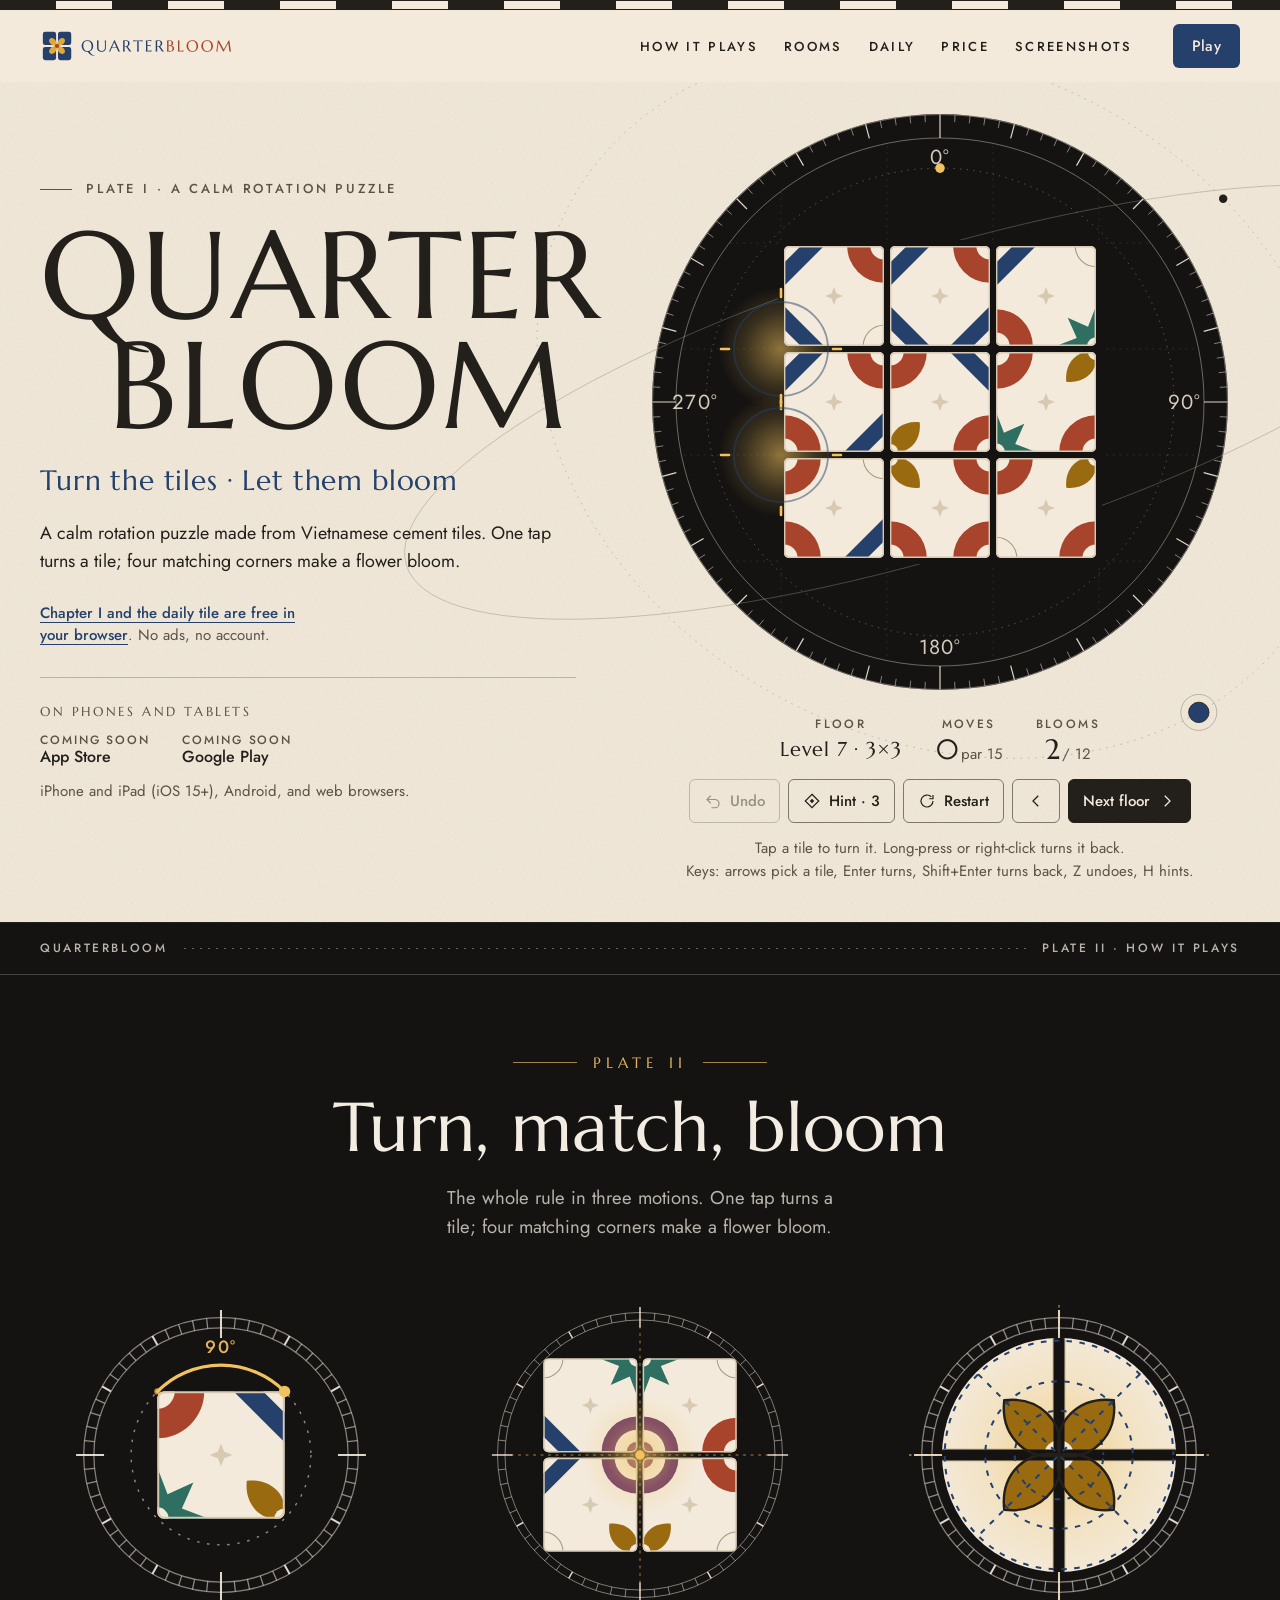
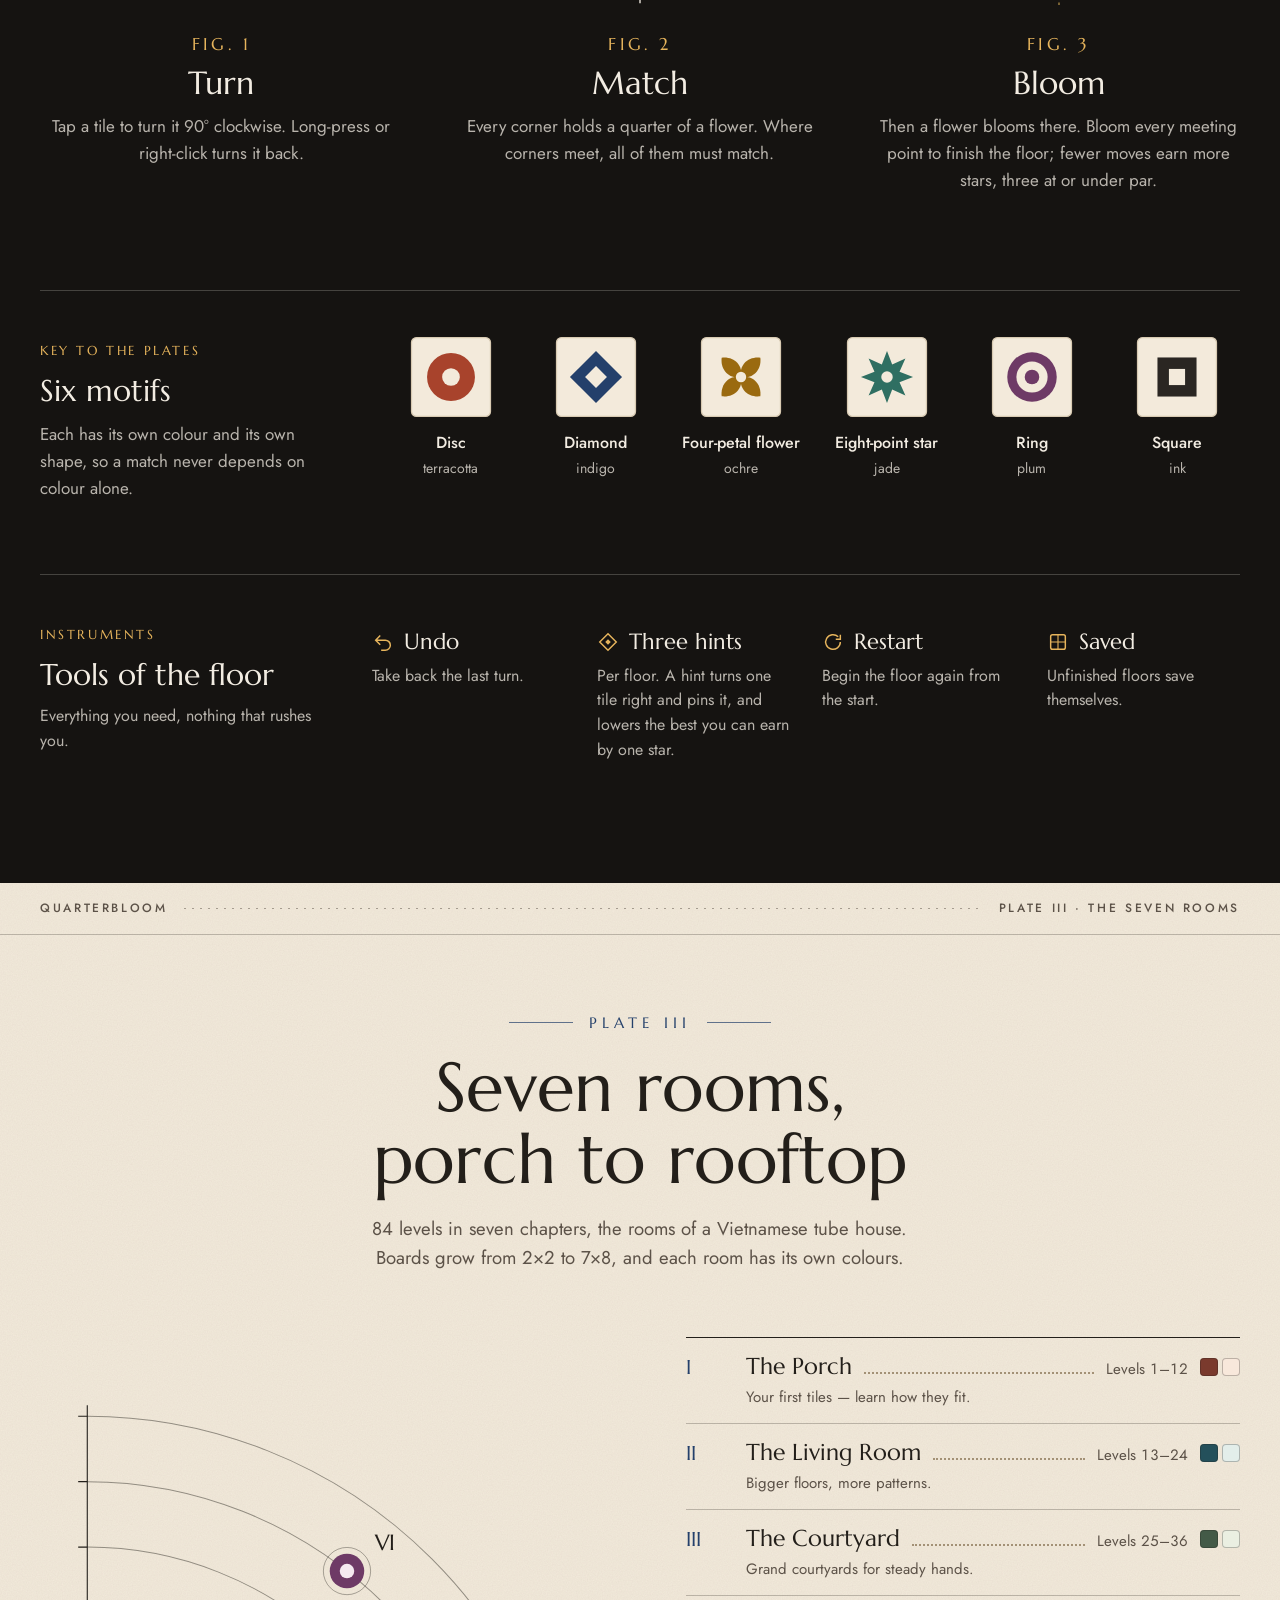
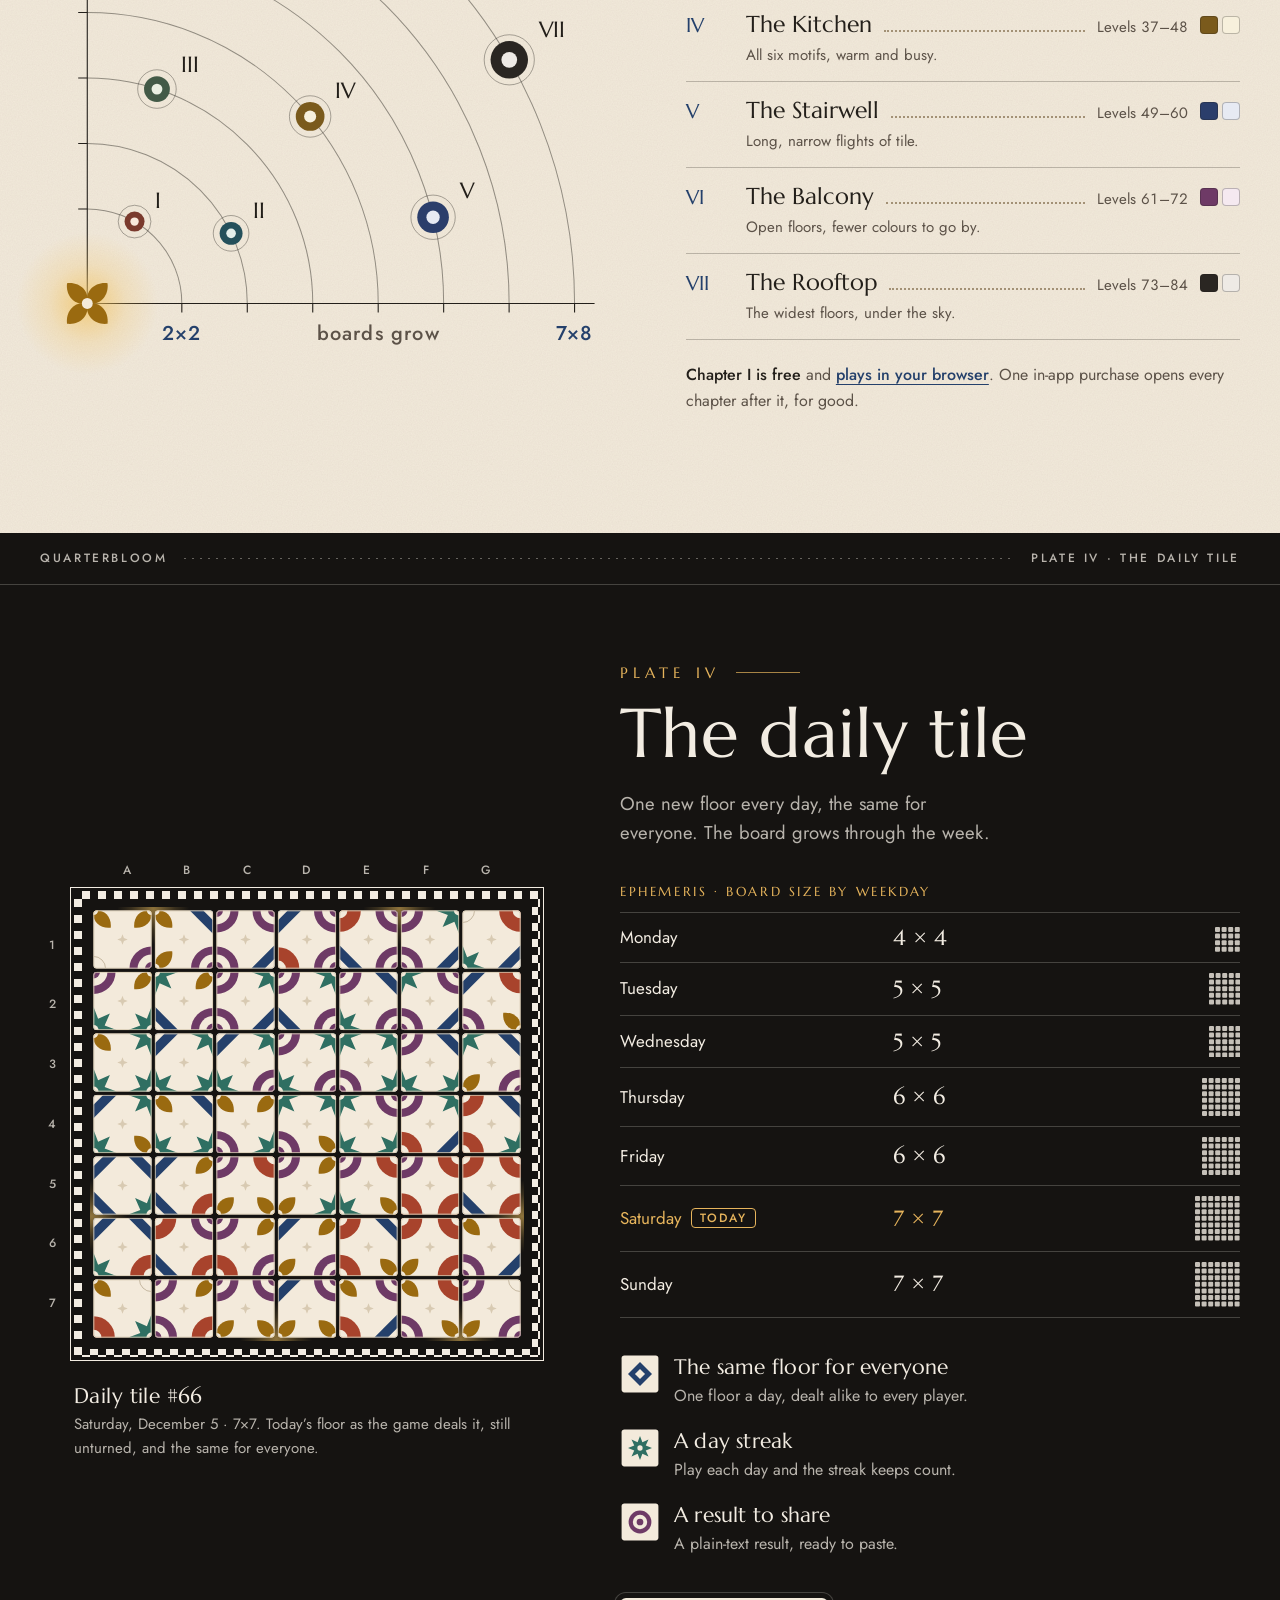
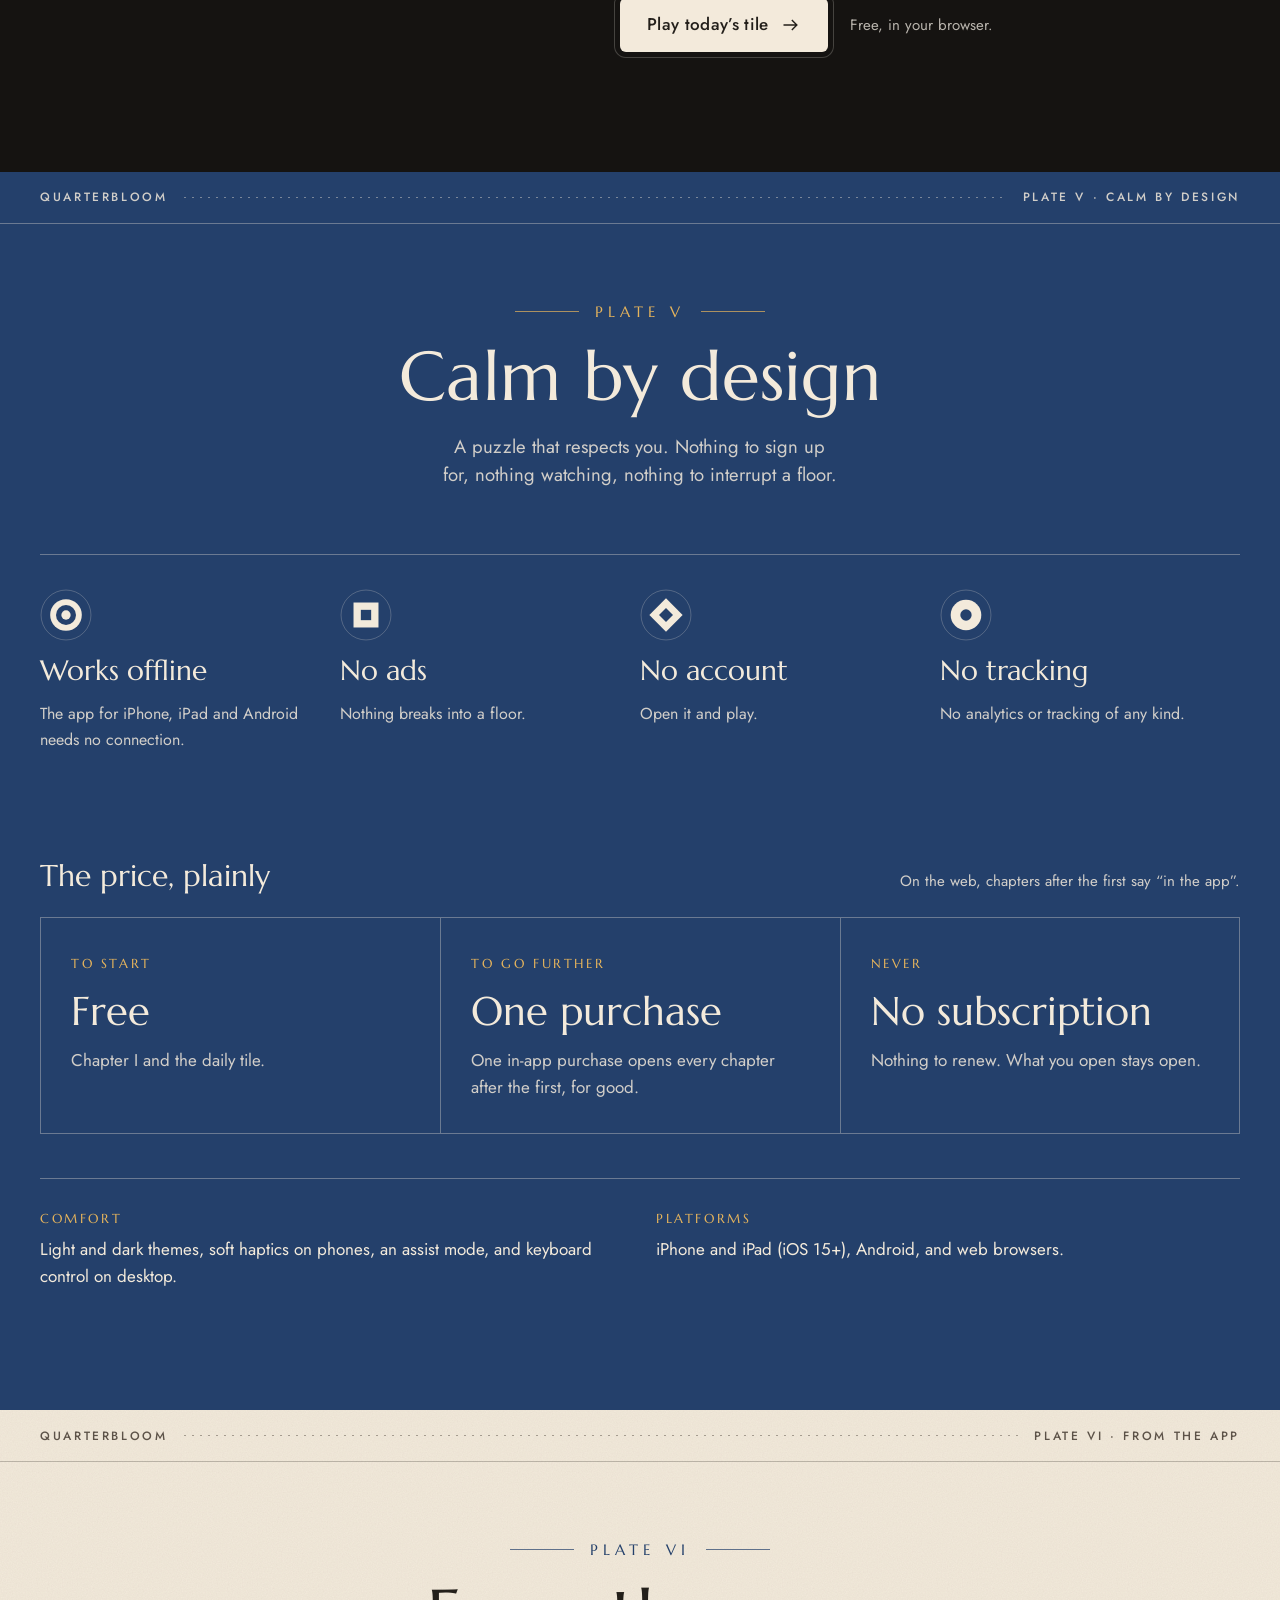
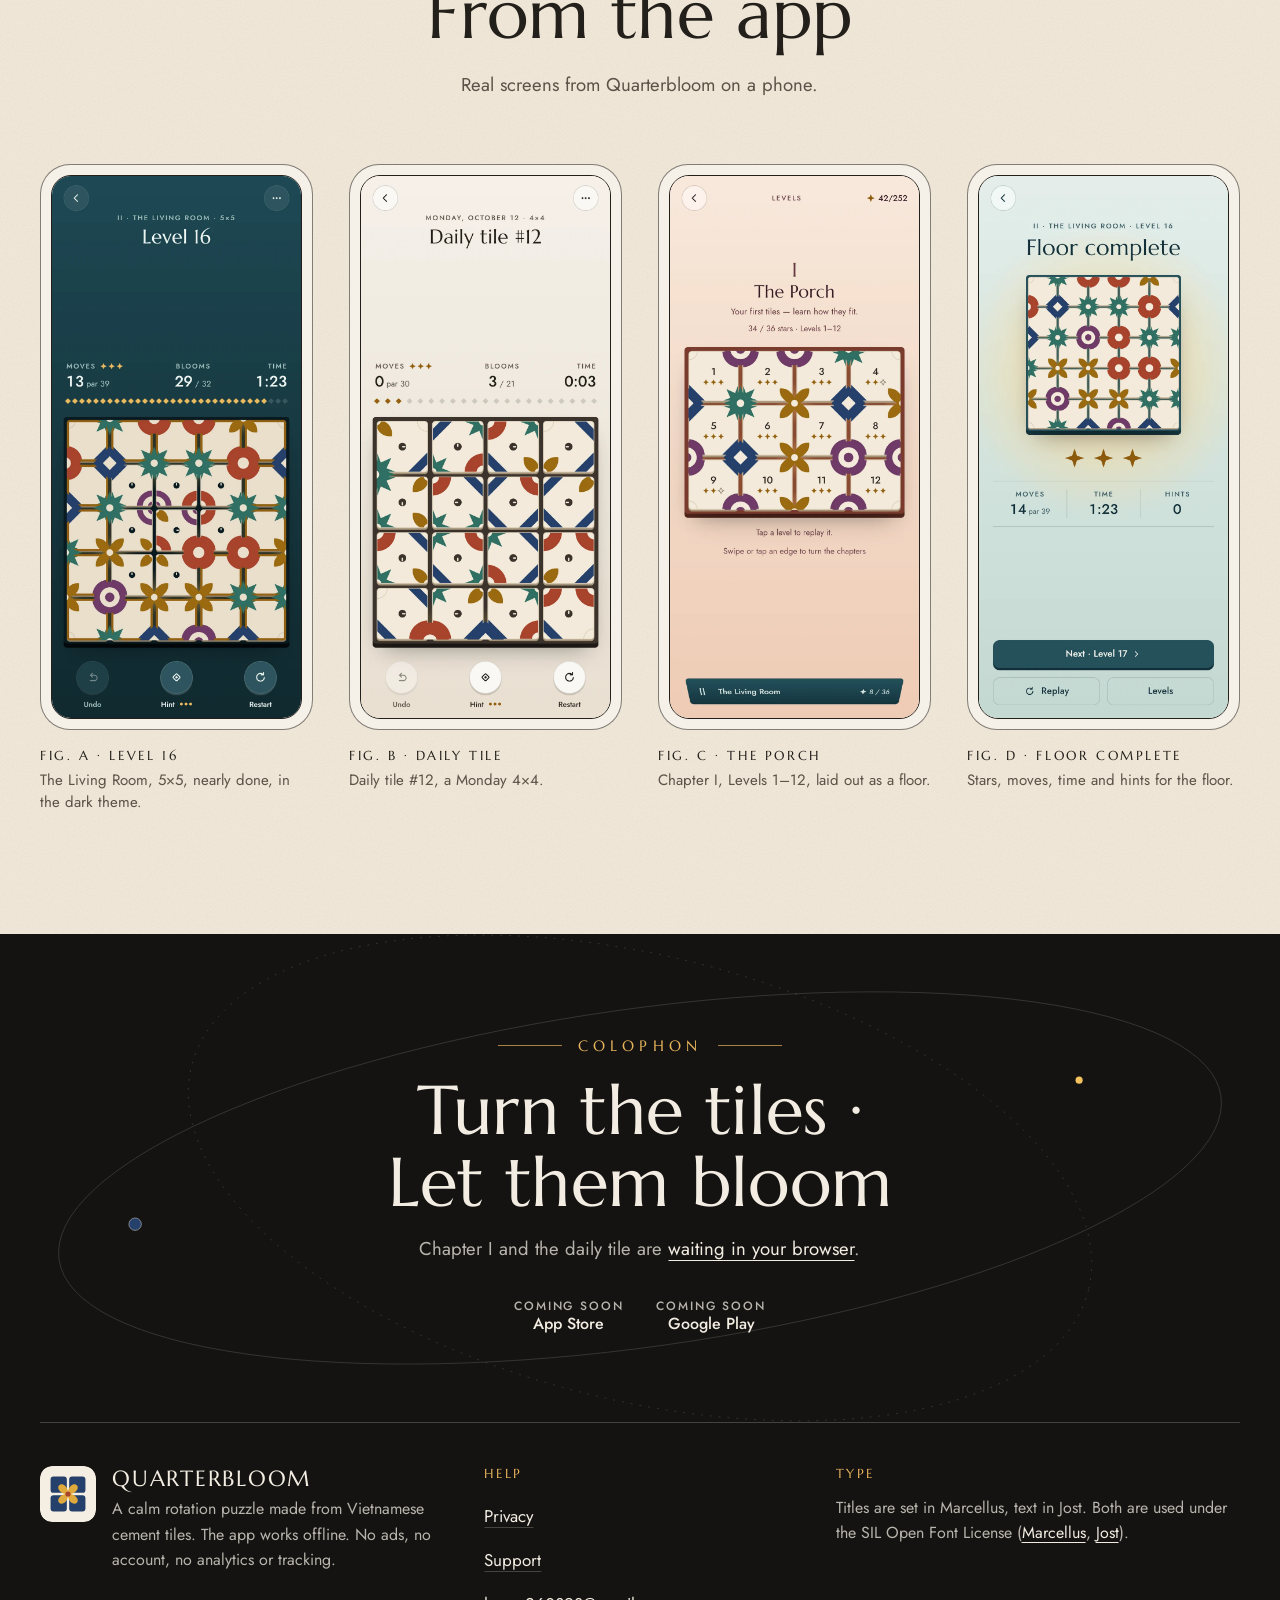
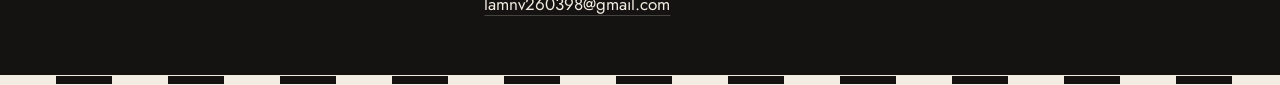
<file: index.html>
<!doctype html>
<html lang="en">
<head>
<meta charset="utf-8">
<meta name="viewport" content="width=device-width, initial-scale=1">
<!--
  Quarterbloom landing page. Direction A, "the star atlas": web style #7 "Cosmic Retro-Futurism"
  read as a 1930s cement-tile pattern catalogue crossed with a star atlas (numbered plates,
  running heads, figure captions, neat lines). Chosen by the owner on 2026-10-12.
  Form comes from the meeting point: grout lines become the atlas graticule, the quarter turn an
  orbit, every bloom a charted star. Plate I is a real floor (assets/js/quarterbloom-engine.js).
  Colours are the app's own; fonts are self-hosted; the page makes no third-party requests.
-->
<title>Quarterbloom · Turn the tiles, let them bloom</title>
<meta name="description" content="Quarterbloom is a calm rotation puzzle made from Vietnamese cement tiles. Turn tiles, match corners, make flowers bloom. Play Chapter I free.">
<link rel="canonical" href="https://nguyenvanlamm.github.io/quarterbloom-site/">
<link rel="alternate" type="text/markdown" href="index.html.md">
<link rel="describedby" href="llms.txt">
<meta name="theme-color" content="#F3EADB">
<meta property="og:type" content="website">
<meta property="og:site_name" content="Quarterbloom">
<meta property="og:url" content="https://nguyenvanlamm.github.io/quarterbloom-site/">
<meta property="og:title" content="Quarterbloom · Turn the tiles, let them bloom">
<meta property="og:description" content="A calm rotation puzzle made from Vietnamese cement tiles. Play Chapter I and the daily tile free in your browser.">
<meta property="og:image" content="https://nguyenvanlamm.github.io/quarterbloom-site/assets/img/share-card.jpg">
<meta property="og:image:width" content="1200">
<meta property="og:image:height" content="630">
<meta property="og:image:alt" content="Quarterbloom: Turn the tiles, let them bloom. A floor of cream cement tiles with flowers blooming where the corners meet, set in a star-chart disc.">
<meta name="twitter:card" content="summary_large_image">
<!-- Once the app is live, add the Safari Smart App Banner:
<meta name="apple-itunes-app" content="app-id=XXXXXXXXXX"> -->
<link rel="icon" href="assets/img/favicon.svg" type="image/svg+xml">
<link rel="apple-touch-icon" href="assets/img/apple-touch-icon.png">
<link rel="preload" href="assets/fonts/Marcellus-Regular.ttf" as="font" type="font/ttf" crossorigin>
<link rel="stylesheet" href="assets/css/site.css">
<script>document.documentElement.classList.add('js')</script>
<script type="application/ld+json">
{
  "@context": "https://schema.org",
  "@graph": [
    {
      "@type": "WebSite",
      "@id": "https://nguyenvanlamm.github.io/quarterbloom-site/#website",
      "url": "https://nguyenvanlamm.github.io/quarterbloom-site/",
      "name": "Quarterbloom",
      "inLanguage": "en",
      "about": { "@id": "https://nguyenvanlamm.github.io/quarterbloom-site/#game" }
    },
    {
      "@type": ["VideoGame", "SoftwareApplication"],
      "@id": "https://nguyenvanlamm.github.io/quarterbloom-site/#game",
      "name": "Quarterbloom",
      "url": "https://nguyenvanlamm.github.io/quarterbloom-site/",
      "description": "A calm rotation puzzle made from Vietnamese cement tiles. Tap a tile to turn it; when all the corners that meet at a point match, a flower blooms there. 84 levels in seven chapters and a daily tile. The app works offline, with no ads, no account and no tracking.",
      "applicationCategory": "GameApplication",
      "applicationSubCategory": "Puzzle",
      "genre": "Puzzle",
      "gamePlatform": ["Web browser"],
      "operatingSystem": "Web browsers",
      "playMode": "SinglePlayer",
      "inLanguage": "en",
      "image": "https://nguyenvanlamm.github.io/quarterbloom-site/assets/img/icon-512.png",
      "screenshot": [
        "https://nguyenvanlamm.github.io/quarterbloom-site/assets/img/ui-game-bloomed-dark.webp",
        "https://nguyenvanlamm.github.io/quarterbloom-site/assets/img/ui-daily-light.webp",
        "https://nguyenvanlamm.github.io/quarterbloom-site/assets/img/ui-levels-porch.webp",
        "https://nguyenvanlamm.github.io/quarterbloom-site/assets/img/ui-win-light.webp"
      ],
      "offers": { "@type": "Offer", "price": "0", "priceCurrency": "USD", "url": "https://nguyenvanlamm.github.io/quarterbloom-site/play/", "description": "Chapter I and the daily tile are free. One in-app purchase opens every chapter after the first." },
      "potentialAction": { "@type": "PlayAction", "target": "https://nguyenvanlamm.github.io/quarterbloom-site/play/" }
    }
  ]
}
</script>
</head>
<body>
<div class="neat" aria-hidden="true"></div>
<header class="mast">
  <div class="wrap mast-in">
    <a class="brand" href="#top" aria-label="Quarterbloom, back to top"><img src="assets/img/logo-full.svg" alt="Quarterbloom" width="194" height="34"></a>
    <nav class="nav" aria-label="Sections">
      <a href="#plays">How it plays</a>
      <a href="#rooms">Rooms</a>
      <a href="#daily">Daily</a>
      <a href="#calm">Price</a>
      <a href="#screens">Screenshots</a>
    </nav>
    <a class="btn btn-blue btn-sm" href="play/">Play</a>
  </div>
</header>

<main>
<!-- ===================================================== PLATE I -->
<section class="hero paper" id="top" aria-labelledby="h1">
  <div class="wrap hero-grid">
    <div class="hero-left">
      <div class="hero-copy">
        <p class="kicker">Plate I · A calm rotation puzzle</p>
        <h1 id="h1"><span>Quarter</span><span class="l2">bloom</span></h1>
        <p class="tagline">Turn the tiles · Let them bloom</p>
        <p class="promise">A calm rotation puzzle made from Vietnamese cement tiles. One tap turns a tile; four matching corners make a flower bloom.</p>
        <div class="cta-row">
          <span class="cta-note"><a href="play/">Chapter I and the daily tile are free in your browser</a>. No ads, no account.</span>
        </div>
      </div>
      <div class="stores-wrap">
        <span class="cap">On phones and tablets</span>
        <div class="stores">
          <span class="badge"><span class="orb" aria-hidden="true"></span><span><small>Coming soon</small><b>App Store</b></span></span>
          <span class="badge"><span class="orb" aria-hidden="true"></span><span><small>Coming soon</small><b>Google Play</b></span></span>
        </div>
        <p class="platforms">iPhone and iPad (iOS 15+), Android, and web browsers.</p>
      </div>
    </div>

    <figure class="hero-plate">
      <div class="sphere" id="sphere">
        <svg class="sky" id="sky" viewBox="0 0 1000 1000" aria-hidden="true"></svg>
        <div class="board" id="board" tabindex="0" role="application" aria-roledescription="puzzle floor"
             aria-label="A playable floor. Tap a tile to turn it clockwise; long-press or right-click turns it back. With a keyboard: arrow keys pick a tile, Enter or Space turns it, Shift with Enter turns it back, Z undoes, H gives a hint."></div>
      </div>
      <figcaption class="plate-cap">
        <dl class="readout">
          <div class="fl"><dt>Floor</dt><dd id="r-level">Level 7 · 3×3</dd></div>
          <div><dt>Moves</dt><dd><span id="r-moves">0</span><small>par <span id="r-par">15</span></small></dd></div>
          <div><dt>Blooms</dt><dd><span id="r-bloom">0</span><small>/ <span id="r-total">12</span></small></dd></div>
        </dl>
        <div class="tools">
          <button class="tool" id="t-undo" type="button"><svg viewBox="0 0 24 24" aria-hidden="true"><path d="M9 5 4 10l5 5M4 10h10.5a5.5 5.5 0 0 1 0 11H10" fill="none" stroke="currentColor" stroke-width="1.6"/></svg>Undo</button>
          <button class="tool" id="t-hint" type="button"><svg viewBox="0 0 24 24" aria-hidden="true"><path d="M12 3l9 9-9 9-9-9z" fill="none" stroke="currentColor" stroke-width="1.6"/><path d="M12 9l3 3-3 3-3-3z" fill="currentColor"/></svg><span>Hint · <span id="hint-n">3</span></span></button>
          <button class="tool" id="t-restart" type="button"><svg viewBox="0 0 24 24" aria-hidden="true"><path d="M20 12a8 8 0 1 1-2.34-5.66M20 4v5h-5" fill="none" stroke="currentColor" stroke-width="1.6"/></svg>Restart</button>
          <button class="tool" id="t-prev" type="button" aria-label="Previous floor"><svg viewBox="0 0 24 24" aria-hidden="true"><path d="M15 5l-7 7 7 7" fill="none" stroke="currentColor" stroke-width="1.7"/></svg></button>
          <button class="tool next" id="t-next" type="button">Next floor<svg viewBox="0 0 24 24" aria-hidden="true"><path d="M9 5l7 7-7 7" fill="none" stroke="currentColor" stroke-width="1.7"/></svg></button>
        </div>
        <p class="note" id="note"></p>
        <p class="sr" id="live" aria-live="polite"></p>
      </figcaption>
    </figure>
  </div>
</section>

<!-- ===================================================== PLATE II -->
<section class="sec night" id="plays" aria-labelledby="h-plays">
  <div class="wrap runhead"><span>Quarterbloom</span><span class="mid hide-sm"></span><span>Plate II · How it plays</span></div>
  <header class="sec-head">
    <p class="plate-no">Plate II</p>
    <h2 id="h-plays">Turn, match, bloom</h2>
    <p class="lede">The whole rule in three motions. One tap turns a tile; four matching corners make a flower bloom.</p>
  </header>
  <ol class="figs">
    <li class="fig rv" data-fig="1"><div class="fsv f1" id="fig1"></div>
      <p class="cap">Fig. 1</p><h3>Turn</h3>
      <p>Tap a tile to turn it 90° clockwise. Long-press or right-click turns it back.</p></li>
    <li class="fig rv" data-fig="2"><div class="fsv f2" id="fig2"></div>
      <p class="cap">Fig. 2</p><h3>Match</h3>
      <p>Every corner holds a quarter of a flower. Where corners meet, all of them must match.</p></li>
    <li class="fig rv" data-fig="3"><div class="fsv f3" id="fig3"></div>
      <p class="cap">Fig. 3</p><h3>Bloom</h3>
      <p>Then a flower blooms there. Bloom every meeting point to finish the floor; fewer moves earn more stars, three at or under par.</p></li>
  </ol>

  <div class="key rv">
    <div class="key-in">
      <div>
        <span class="cap">Key to the plates</span>
        <h3>Six motifs</h3>
        <p>Each has its own colour and its own shape, so a match never depends on colour alone.</p>
      </div>
      <ul class="specimens" id="specimens"></ul>
    </div>
  </div>

  <div class="instruments rv">
    <ul class="inst-grid">
      <li class="inst-head"><span class="cap">Instruments</span><h3>Tools of the floor</h3><p>Everything you need, nothing that rushes you.</p></li>
      <li><h4><svg viewBox="0 0 24 24" aria-hidden="true"><path d="M9 5 4 10l5 5M4 10h10.5a5.5 5.5 0 0 1 0 11H10" fill="none" stroke="currentColor" stroke-width="1.6"/></svg>Undo</h4><p>Take back the last turn.</p></li>
      <li><h4><svg viewBox="0 0 24 24" aria-hidden="true"><path d="M12 3l9 9-9 9-9-9z" fill="none" stroke="currentColor" stroke-width="1.6"/><path d="M12 9l3 3-3 3-3-3z" fill="currentColor"/></svg>Three hints</h4><p>Per floor. A hint turns one tile right and pins it, and lowers the best you can earn by one star.</p></li>
      <li><h4><svg viewBox="0 0 24 24" aria-hidden="true"><path d="M20 12a8 8 0 1 1-2.34-5.66M20 4v5h-5" fill="none" stroke="currentColor" stroke-width="1.6"/></svg>Restart</h4><p>Begin the floor again from the start.</p></li>
      <li><h4><svg viewBox="0 0 24 24" aria-hidden="true"><rect x="4" y="4" width="16" height="16" rx="2" fill="none" stroke="currentColor" stroke-width="1.6"/><path d="M4 12h16M12 4v16" stroke="currentColor" stroke-width="1.2"/></svg>Saved</h4><p>Unfinished floors save themselves.</p></li>
    </ul>
  </div>
</section>

<!-- ===================================================== PLATE III -->
<section class="sec paper" id="rooms" aria-labelledby="h-rooms">
  <div class="wrap runhead"><span>Quarterbloom</span><span class="mid hide-sm"></span><span>Plate III · The seven rooms</span></div>
  <header class="sec-head">
    <p class="plate-no">Plate III</p>
    <h2 id="h-rooms">Seven rooms, porch to rooftop</h2>
    <p class="lede">84 levels in seven chapters, the rooms of a Vietnamese tube house. Boards grow from 2×2 to 7×8, and each room has its own colours.</p>
  </header>
  <div class="wrap rooms-grid">
    <div class="orrery rv" id="orrery"></div>
    <div class="rv">
      <ol class="index" id="index"></ol>
      <p class="rooms-note"><b>Chapter I is free</b> and <a href="play/">plays in your browser</a>. One in-app purchase opens every chapter after it, for good.</p>
    </div>
  </div>
</section>

<!-- ===================================================== PLATE IV -->
<section class="sec night" id="daily" aria-labelledby="h-daily">
  <div class="wrap runhead"><span>Quarterbloom</span><span class="mid hide-sm"></span><span>Plate IV · The daily tile</span></div>
  <div class="wrap daily-grid" style="margin-top:80px">
    <div class="daily-head rv">
      <p class="plate-no">Plate IV</p>
      <h2 id="h-daily">The daily tile</h2>
      <p class="lede">One new floor every day, the same for everyone. The board grows through the week.</p>
    </div>
    <figure class="chart rv" style="margin:0">
      <div class="refs-top" id="refs-top" aria-hidden="true"></div>
      <div class="refs-left" id="refs-left" aria-hidden="true"></div>
      <div class="frame"><div class="frame-in"><div class="dboard" id="dboard" aria-hidden="true"></div></div></div>
      <figcaption class="chart-cap" id="dcap"><b>Today’s floor</b>The same for everyone.</figcaption>
    </figure>
    <div class="daily-rest rv">
      <table class="eph" id="eph">
        <caption>Ephemeris · board size by weekday</caption>
        <tbody></tbody>
      </table>
      <ul class="facts" id="facts"></ul>
      <div class="daily-cta">
        <a class="btn btn-cream" href="play/">Play today’s tile
          <svg viewBox="0 0 24 24" aria-hidden="true"><path d="M3 12h16M13 6l6 6-6 6" fill="none" stroke="currentColor" stroke-width="1.7"/></svg></a>
        <span>Free, in your browser.</span>
      </div>
    </div>
  </div>
</section>

<!-- ===================================================== PLATE V -->
<section class="sec cobalt" id="calm" aria-labelledby="h-calm">
  <div class="wrap runhead"><span>Quarterbloom</span><span class="mid hide-sm"></span><span>Plate V · Calm by design</span></div>
  <header class="sec-head">
    <p class="plate-no">Plate V</p>
    <h2 id="h-calm">Calm by design</h2>
    <p class="lede">A puzzle that respects you. Nothing to sign up for, nothing watching, nothing to interrupt a floor.</p>
  </header>
  <div class="wrap">
    <ul class="legend rv" id="legend"></ul>
    <div class="price-head rv"><h3>The price, plainly</h3><p>On the web, chapters after the first say “in the app”.</p></div>
    <div class="price rv">
      <div><span class="cap">To start</span><b>Free</b><p>Chapter I and the daily tile.</p></div>
      <div><span class="cap">To go further</span><b>One purchase</b><p>One in-app purchase opens every chapter after the first, for good.</p></div>
      <div><span class="cap">Never</span><b>No subscription</b><p>Nothing to renew. What you open stays open.</p></div>
    </div>
    <div class="comfort rv">
      <div><span class="cap">Comfort</span><p>Light and dark themes, soft haptics on phones, an assist mode, and keyboard control on desktop.</p></div>
      <div><span class="cap">Platforms</span><p>iPhone and iPad (iOS 15+), Android, and web browsers.</p></div>
    </div>
  </div>
</section>

<!-- ===================================================== PLATE VI -->
<section class="sec paper" id="screens" aria-labelledby="h-screens">
  <div class="wrap runhead"><span>Quarterbloom</span><span class="mid hide-sm"></span><span>Plate VI · From the app</span></div>
  <header class="sec-head">
    <p class="plate-no">Plate VI</p>
    <h2 id="h-screens">From the app</h2>
    <p class="lede">Real screens from Quarterbloom on a phone.</p>
  </header>
  <div class="wrap">
    <ul class="shots">
      <li class="rv"><figure class="shot"><div class="mount"><img src="assets/img/ui-game-bloomed-dark.webp" width="860" height="1864" loading="lazy" alt="Level 16 in the dark theme: a five by five floor almost fully bloomed, 29 of 32 blooms, 13 moves against a par of 39."></div>
        <figcaption><span class="cap">Fig. A · Level 16</span>The Living Room, 5×5, nearly done, in the dark theme.</figcaption></figure></li>
      <li class="rv"><figure class="shot"><div class="mount"><img src="assets/img/ui-daily-light.webp" width="860" height="1864" loading="lazy" alt="Daily tile number 12, Monday October 12: a four by four floor at the start, 0 moves, par 30."></div>
        <figcaption><span class="cap">Fig. B · Daily tile</span>Daily tile #12, a Monday 4×4.</figcaption></figure></li>
      <li class="rv"><figure class="shot"><div class="mount"><img src="assets/img/ui-levels-porch.webp" width="860" height="1864" loading="lazy" alt="The Porch chapter page: levels 1 to 12 laid out as a tiled floor, 34 of 36 stars."></div>
        <figcaption><span class="cap">Fig. C · The Porch</span>Chapter I, Levels 1–12, laid out as a floor.</figcaption></figure></li>
      <li class="rv"><figure class="shot"><div class="mount"><img src="assets/img/ui-win-light.webp" width="860" height="1864" loading="lazy" alt="Floor complete for Level 16: three stars, 14 moves against a par of 39, no hints."></div>
        <figcaption><span class="cap">Fig. D · Floor complete</span>Stars, moves, time and hints for the floor.</figcaption></figure></li>
    </ul>
  </div>
</section>
</main>

<footer class="night">
  <div class="close">
    <svg class="close-orbits" viewBox="0 0 1440 600" preserveAspectRatio="xMidYMid slice" aria-hidden="true">
      <ellipse cx="720" cy="300" rx="660" ry="190" transform="rotate(-8 720 300)"/>
      <ellipse cx="720" cy="300" rx="520" ry="250" transform="rotate(14 720 300)" stroke-dasharray="2 8"/>
      <circle cx="152" cy="352" r="7" fill="#24406B" stroke="#F2ECE2" stroke-opacity=".5"/>
      <circle cx="1214" cy="190" r="4" fill="#F2C25E"/>
    </svg>
    <p class="plate-no">Colophon</p>
    <h2><span class="nb">Turn the tiles ·</span> <span class="nb">Let them bloom</span></h2>
    <p class="lede">Chapter I and the daily tile are <a href="play/">waiting in your browser</a>.</p>
    <div class="close-actions">
      <div class="stores">
        <span class="badge"><span class="orb" aria-hidden="true"></span><span><small>Coming soon</small><b>App Store</b></span></span>
        <span class="badge"><span class="orb" aria-hidden="true"></span><span><small>Coming soon</small><b>Google Play</b></span></span>
      </div>
    </div>
  </div>
  <div class="wrap colophon">
    <div class="colo-brand">
      <img src="assets/img/logo-icon.svg" alt="" width="56" height="56">
      <div><b>Quarterbloom</b><p>A calm rotation puzzle made from Vietnamese cement tiles. The app works offline. No ads, no account, no analytics or tracking.</p></div>
    </div>
    <div>
      <span class="cap">Help</span>
      <ul class="links">
        <li><a href="privacy.html">Privacy</a></li>
        <li><a href="support.html">Support</a></li>
        <li><a href="mailto:lamnv260398@gmail.com">lamnv260398@gmail.com</a></li>
      </ul>
    </div>
    <div class="lic">
      <span class="cap">Type</span>
      <p>Titles are set in Marcellus, text in Jost. Both are used under the SIL Open Font License (<a href="assets/fonts/OFL-Marcellus.txt">Marcellus</a>, <a href="assets/fonts/OFL-Jost.txt">Jost</a>).</p>
    </div>
  </div>
  <div class="neat inv" aria-hidden="true"></div>
</footer>
<script src="assets/js/quarterbloom-engine.js" defer></script>
<script src="assets/js/home.js" defer></script>
</body>
</html>
</file>
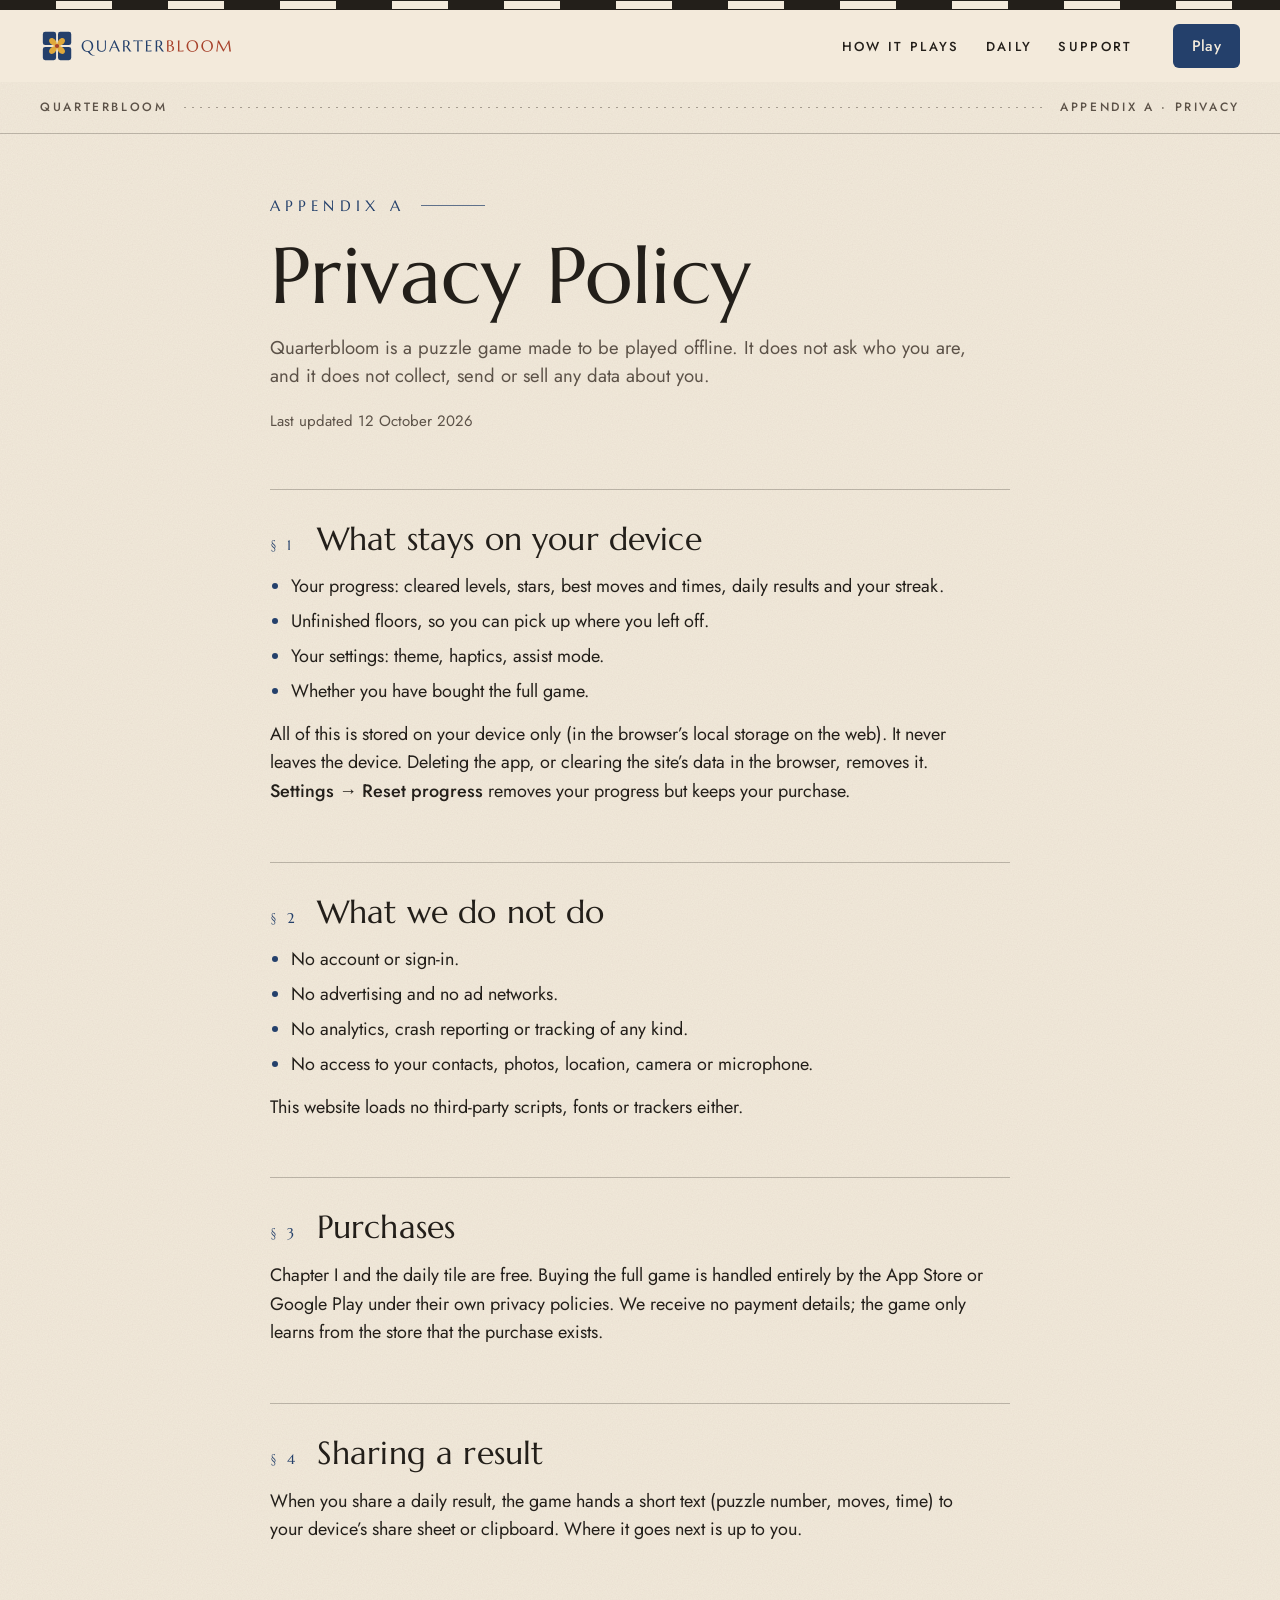
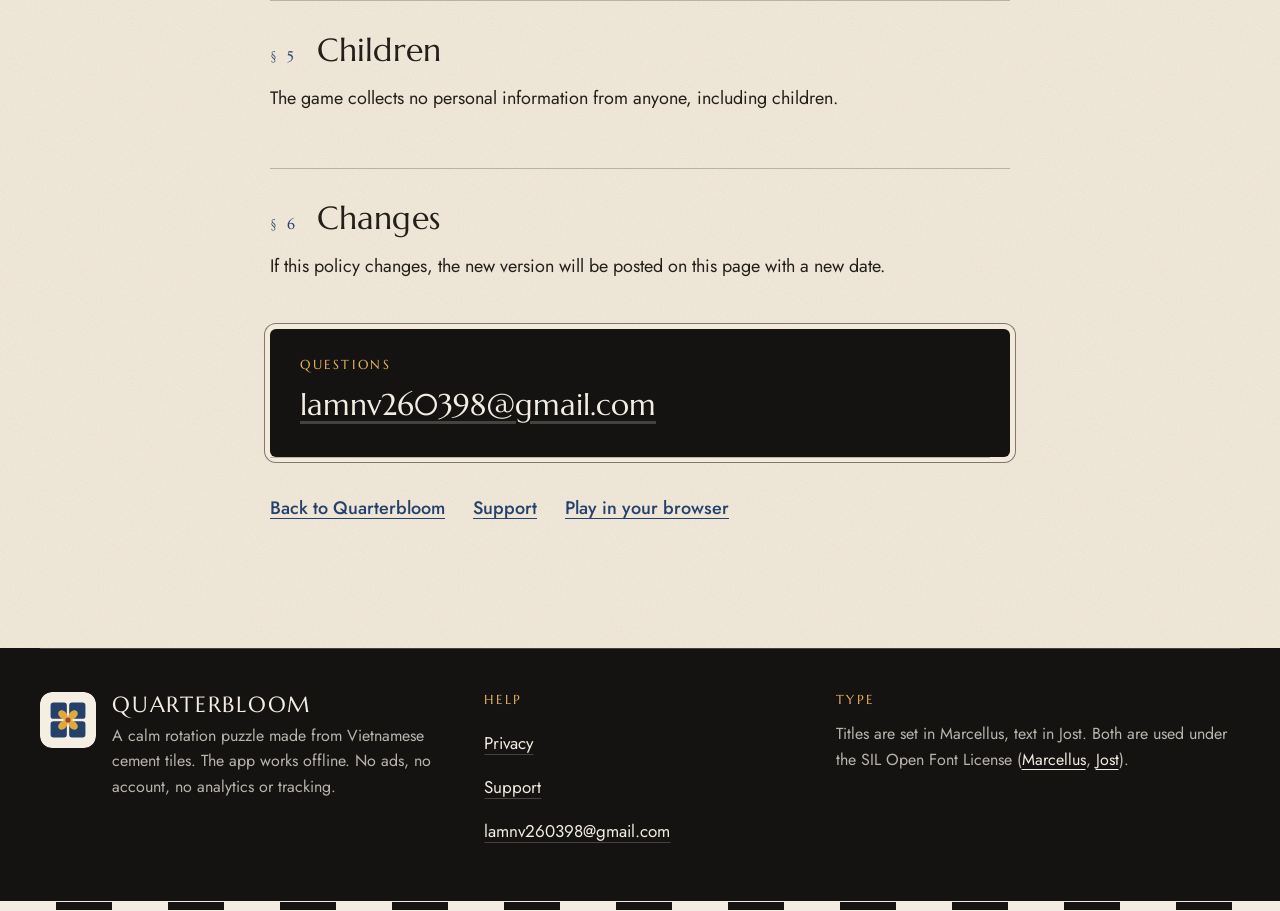
<file: privacy.html>
<!doctype html>
<html lang="en">
<head>
<meta charset="utf-8">
<meta name="viewport" content="width=device-width, initial-scale=1">
<title>Privacy Policy · Quarterbloom</title>
<meta name="description" content="Quarterbloom collects no personal data: no account, no ads, no analytics or tracking. Progress stays on your device.">
<link rel="canonical" href="https://nguyenvanlamm.github.io/quarterbloom-site/privacy.html">
<link rel="alternate" type="text/markdown" href="privacy.html.md">
<meta name="theme-color" content="#F3EADB">
<meta property="og:type" content="website">
<meta property="og:site_name" content="Quarterbloom">
<meta property="og:url" content="https://nguyenvanlamm.github.io/quarterbloom-site/privacy.html">
<meta property="og:title" content="Privacy Policy · Quarterbloom">
<meta property="og:description" content="Quarterbloom collects no personal data: no account, no ads, no analytics or tracking. Progress stays on your device.">
<meta property="og:image" content="https://nguyenvanlamm.github.io/quarterbloom-site/assets/img/share-card.jpg">
<meta property="og:image:width" content="1200">
<meta property="og:image:height" content="630">
<meta property="og:image:alt" content="Quarterbloom: Turn the tiles, let them bloom.">
<meta name="twitter:card" content="summary_large_image">
<link rel="icon" href="assets/img/favicon.svg" type="image/svg+xml">
<link rel="apple-touch-icon" href="assets/img/apple-touch-icon.png">
<link rel="stylesheet" href="assets/css/site.css">
<script type="application/ld+json">
{
  "@context": "https://schema.org",
  "@type": "WebPage",
  "@id": "https://nguyenvanlamm.github.io/quarterbloom-site/privacy.html#webpage",
  "url": "https://nguyenvanlamm.github.io/quarterbloom-site/privacy.html",
  "name": "Privacy Policy · Quarterbloom",
  "inLanguage": "en",
  "dateModified": "2026-10-12",
  "isPartOf": { "@id": "https://nguyenvanlamm.github.io/quarterbloom-site/#website" },
  "about": { "@id": "https://nguyenvanlamm.github.io/quarterbloom-site/#game" },
  "breadcrumb": {
    "@type": "BreadcrumbList",
    "itemListElement": [
      { "@type": "ListItem", "position": 1, "name": "Quarterbloom", "item": "https://nguyenvanlamm.github.io/quarterbloom-site/" },
      { "@type": "ListItem", "position": 2, "name": "Privacy Policy" }
    ]
  }
}
</script>
</head>
<body>
<div class="neat" aria-hidden="true"></div>
<header class="mast">
  <div class="wrap mast-in">
    <a class="brand" href="./" aria-label="Quarterbloom, home"><img src="assets/img/logo-full.svg" alt="Quarterbloom" width="194" height="34"></a>
    <nav class="nav" aria-label="Site">
      <a href="./#plays">How it plays</a>
      <a href="./#daily">Daily</a>
      <a href="support.html">Support</a>
    </nav>
    <a class="btn btn-blue btn-sm" href="play/">Play</a>
  </div>
</header>

<main class="doc paper">
  <div class="wrap runhead"><span>Quarterbloom</span><span class="mid hide-sm"></span><span>Appendix A · Privacy</span></div>
  <header class="doc-head">
    <p class="plate-no">Appendix A</p>
    <h1>Privacy Policy</h1>
    <p class="lede">Quarterbloom is a puzzle game made to be played offline. It does not ask who you are, and it does not collect, send or sell any data about you.</p>
    <p class="doc-meta">Last updated 12 October 2026</p>
  </header>
  <div class="doc-body">
    <h2><span class="no">§ 1</span>What stays on your device</h2>
    <ul>
      <li>Your progress: cleared levels, stars, best moves and times, daily results and your streak.</li>
      <li>Unfinished floors, so you can pick up where you left off.</li>
      <li>Your settings: theme, haptics, assist mode.</li>
      <li>Whether you have bought the full game.</li>
    </ul>
    <p>All of this is stored on your device only (in the browser’s local storage on the web). It never leaves the device. Deleting the app, or clearing the site’s data in the browser, removes it. <b>Settings → Reset progress</b> removes your progress but keeps your purchase.</p>
    <h2><span class="no">§ 2</span>What we do not do</h2>
    <ul>
      <li>No account or sign-in.</li>
      <li>No advertising and no ad networks.</li>
      <li>No analytics, crash reporting or tracking of any kind.</li>
      <li>No access to your contacts, photos, location, camera or microphone.</li>
    </ul>
    <p>This website loads no third-party scripts, fonts or trackers either.</p>
    <h2><span class="no">§ 3</span>Purchases</h2>
    <p>Chapter I and the daily tile are free. Buying the full game is handled entirely by the App Store or Google Play under their own privacy policies. We receive no payment details; the game only learns from the store that the purchase exists.</p>
    <h2><span class="no">§ 4</span>Sharing a result</h2>
    <p>When you share a daily result, the game hands a short text (puzzle number, moves, time) to your device’s share sheet or clipboard. Where it goes next is up to you.</p>
    <h2><span class="no">§ 5</span>Children</h2>
    <p>The game collects no personal information from anyone, including children.</p>
    <h2><span class="no">§ 6</span>Changes</h2>
    <p>If this policy changes, the new version will be posted on this page with a new date.</p>
    <div class="contact"><span class="cap">Questions</span><a href="mailto:lamnv260398@gmail.com?subject=Tile%20Bloom">lamnv260398@gmail.com</a></div>
    <p class="doc-foot"><a href="./">Back to Quarterbloom</a><a href="support.html">Support</a><a href="play/">Play in your browser</a></p>
  </div>
</main>

<footer class="night">
  <div class="wrap colophon">
    <div class="colo-brand">
      <img src="assets/img/logo-icon.svg" alt="" width="56" height="56">
      <div><b>Quarterbloom</b><p>A calm rotation puzzle made from Vietnamese cement tiles. The app works offline. No ads, no account, no analytics or tracking.</p></div>
    </div>
    <div>
      <span class="cap">Help</span>
      <ul class="links">
        <li><a href="privacy.html">Privacy</a></li>
        <li><a href="support.html">Support</a></li>
        <li><a href="mailto:lamnv260398@gmail.com">lamnv260398@gmail.com</a></li>
      </ul>
    </div>
    <div class="lic">
      <span class="cap">Type</span>
      <p>Titles are set in Marcellus, text in Jost. Both are used under the SIL Open Font License (<a href="assets/fonts/OFL-Marcellus.txt">Marcellus</a>, <a href="assets/fonts/OFL-Jost.txt">Jost</a>).</p>
    </div>
  </div>
  <div class="neat inv" aria-hidden="true"></div>
</footer>
</body>
</html>
</file>
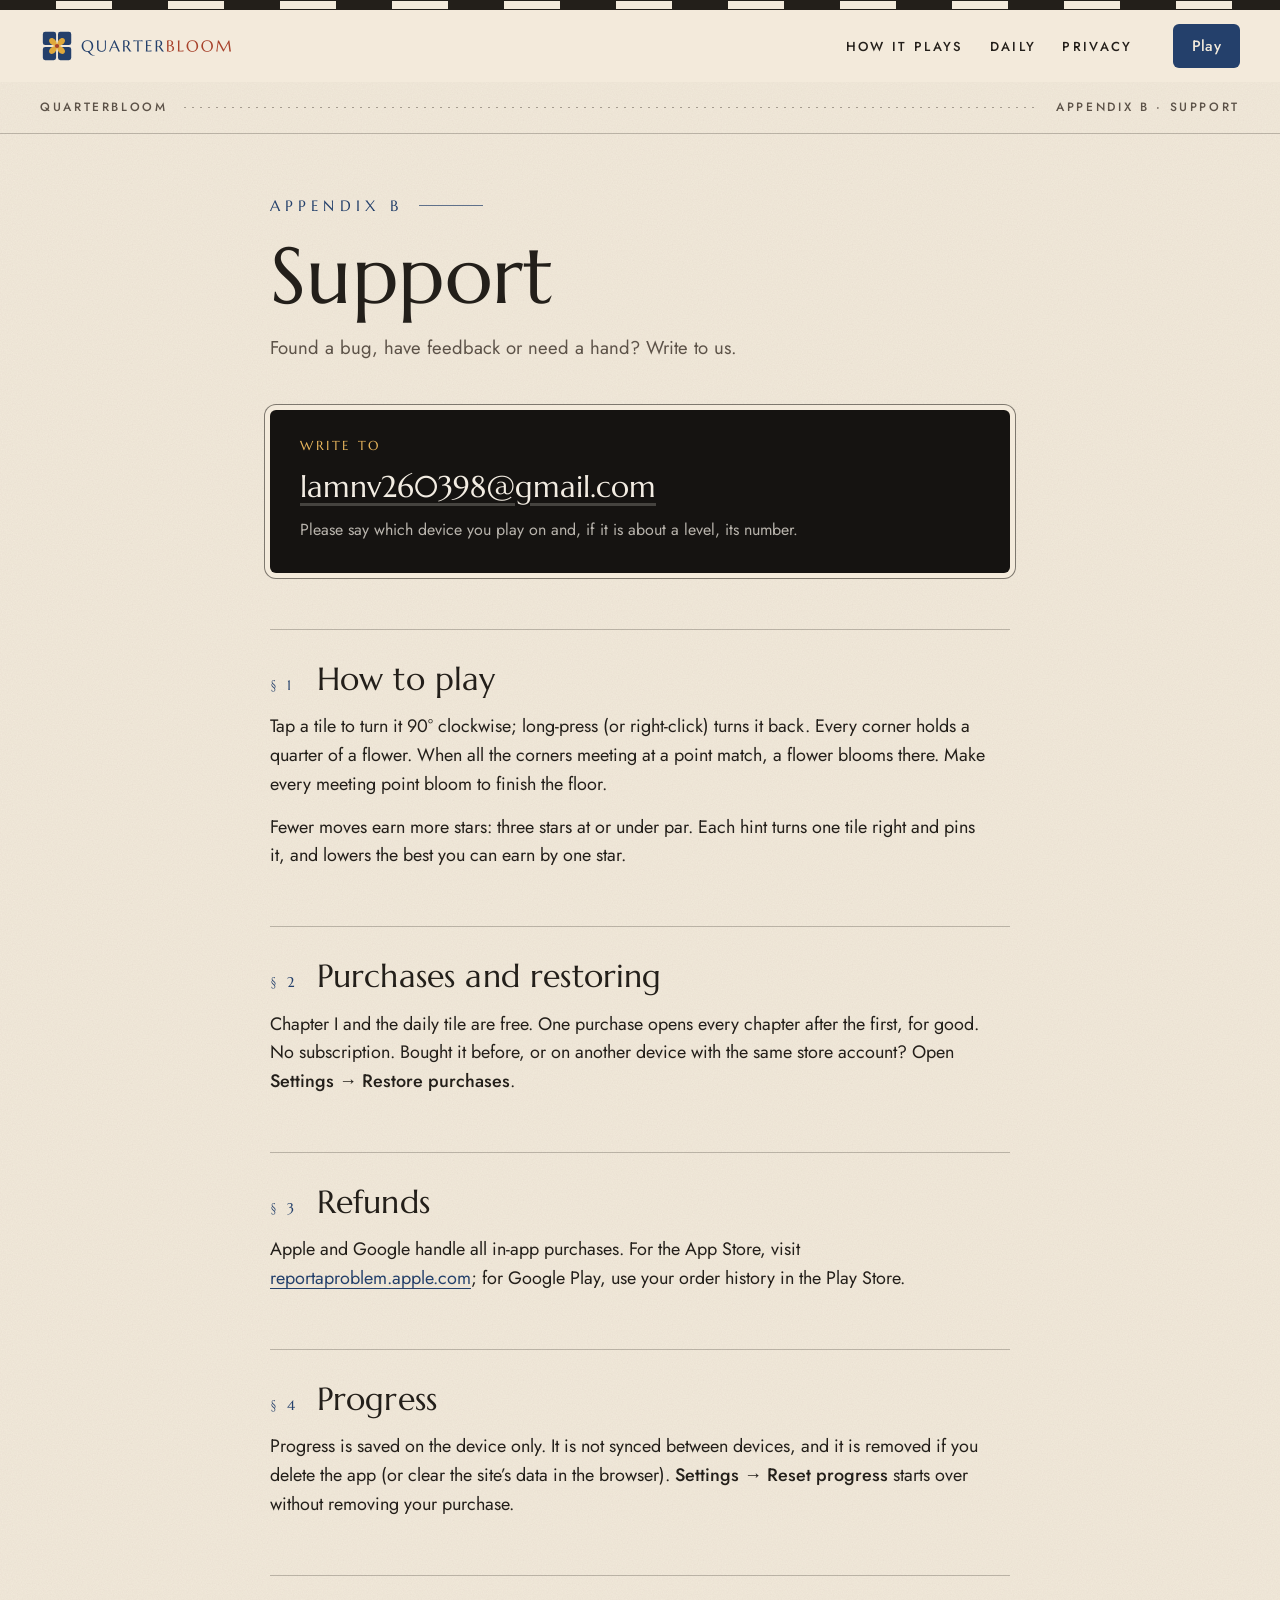
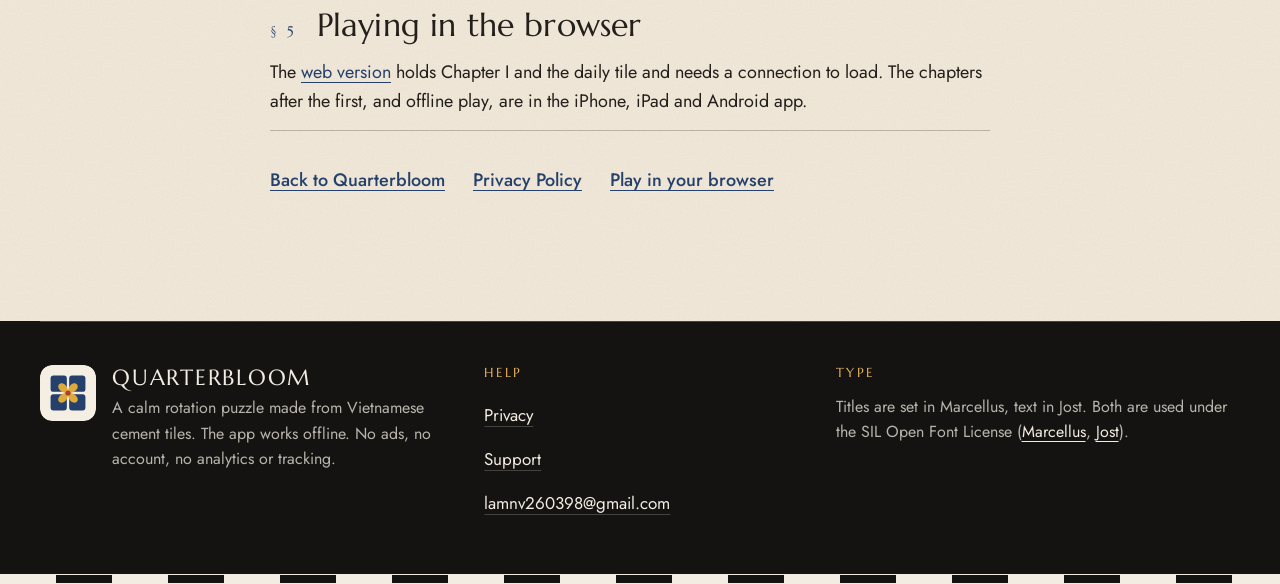
<file: support.html>
<!doctype html>
<html lang="en">
<head>
<meta charset="utf-8">
<meta name="viewport" content="width=device-width, initial-scale=1">
<title>Support · Quarterbloom</title>
<meta name="description" content="Help with Quarterbloom: contact, how to play, purchases and restoring, refunds, progress and the browser version.">
<link rel="canonical" href="https://nguyenvanlamm.github.io/quarterbloom-site/support.html">
<link rel="alternate" type="text/markdown" href="support.html.md">
<meta name="theme-color" content="#F3EADB">
<meta property="og:type" content="website">
<meta property="og:site_name" content="Quarterbloom">
<meta property="og:url" content="https://nguyenvanlamm.github.io/quarterbloom-site/support.html">
<meta property="og:title" content="Support · Quarterbloom">
<meta property="og:description" content="Help with Quarterbloom: contact, how to play, purchases and restoring, refunds, progress and the browser version.">
<meta property="og:image" content="https://nguyenvanlamm.github.io/quarterbloom-site/assets/img/share-card.jpg">
<meta property="og:image:width" content="1200">
<meta property="og:image:height" content="630">
<meta property="og:image:alt" content="Quarterbloom: Turn the tiles, let them bloom.">
<meta name="twitter:card" content="summary_large_image">
<link rel="icon" href="assets/img/favicon.svg" type="image/svg+xml">
<link rel="apple-touch-icon" href="assets/img/apple-touch-icon.png">
<link rel="stylesheet" href="assets/css/site.css">
<script type="application/ld+json">
{
  "@context": "https://schema.org",
  "@type": "WebPage",
  "@id": "https://nguyenvanlamm.github.io/quarterbloom-site/support.html#webpage",
  "url": "https://nguyenvanlamm.github.io/quarterbloom-site/support.html",
  "name": "Support · Quarterbloom",
  "inLanguage": "en",
  "dateModified": "2026-10-12",
  "isPartOf": { "@id": "https://nguyenvanlamm.github.io/quarterbloom-site/#website" },
  "about": { "@id": "https://nguyenvanlamm.github.io/quarterbloom-site/#game" },
  "breadcrumb": {
    "@type": "BreadcrumbList",
    "itemListElement": [
      { "@type": "ListItem", "position": 1, "name": "Quarterbloom", "item": "https://nguyenvanlamm.github.io/quarterbloom-site/" },
      { "@type": "ListItem", "position": 2, "name": "Support" }
    ]
  }
}
</script>
</head>
<body>
<div class="neat" aria-hidden="true"></div>
<header class="mast">
  <div class="wrap mast-in">
    <a class="brand" href="./" aria-label="Quarterbloom, home"><img src="assets/img/logo-full.svg" alt="Quarterbloom" width="194" height="34"></a>
    <nav class="nav" aria-label="Site">
      <a href="./#plays">How it plays</a>
      <a href="./#daily">Daily</a>
      <a href="privacy.html">Privacy</a>
    </nav>
    <a class="btn btn-blue btn-sm" href="play/">Play</a>
  </div>
</header>

<main class="doc paper">
  <div class="wrap runhead"><span>Quarterbloom</span><span class="mid hide-sm"></span><span>Appendix B · Support</span></div>
  <header class="doc-head">
    <p class="plate-no">Appendix B</p>
    <h1>Support</h1>
    <p class="lede">Found a bug, have feedback or need a hand? Write to us.</p>
    
  </header>
  <div class="doc-body">
    <div class="contact"><span class="cap">Write to</span><a href="mailto:lamnv260398@gmail.com?subject=Tile%20Bloom">lamnv260398@gmail.com</a>
      <p>Please say which device you play on and, if it is about a level, its number.</p></div>
    <h2><span class="no">§ 1</span>How to play</h2>
    <p>Tap a tile to turn it 90° clockwise; long-press (or right-click) turns it back. Every corner holds a quarter of a flower. When all the corners meeting at a point match, a flower blooms there. Make every meeting point bloom to finish the floor.</p>
    <p>Fewer moves earn more stars: three stars at or under par. Each hint turns one tile right and pins it, and lowers the best you can earn by one star.</p>
    <h2><span class="no">§ 2</span>Purchases and restoring</h2>
    <p>Chapter I and the daily tile are free. One purchase opens every chapter after the first, for good. No subscription. Bought it before, or on another device with the same store account? Open <b>Settings → Restore purchases</b>.</p>
    <h2><span class="no">§ 3</span>Refunds</h2>
    <p>Apple and Google handle all in-app purchases. For the App Store, visit <a href="https://reportaproblem.apple.com">reportaproblem.apple.com</a>; for Google Play, use your order history in the Play Store.</p>
    <h2><span class="no">§ 4</span>Progress</h2>
    <p>Progress is saved on the device only. It is not synced between devices, and it is removed if you delete the app (or clear the site’s data in the browser). <b>Settings → Reset progress</b> starts over without removing your purchase.</p>
    <h2><span class="no">§ 5</span>Playing in the browser</h2>
    <p>The <a href="play/">web version</a> holds Chapter I and the daily tile and needs a connection to load. The chapters after the first, and offline play, are in the iPhone, iPad and Android app.</p>
    <p class="doc-foot"><a href="./">Back to Quarterbloom</a><a href="privacy.html">Privacy Policy</a><a href="play/">Play in your browser</a></p>
  </div>
</main>

<footer class="night">
  <div class="wrap colophon">
    <div class="colo-brand">
      <img src="assets/img/logo-icon.svg" alt="" width="56" height="56">
      <div><b>Quarterbloom</b><p>A calm rotation puzzle made from Vietnamese cement tiles. The app works offline. No ads, no account, no analytics or tracking.</p></div>
    </div>
    <div>
      <span class="cap">Help</span>
      <ul class="links">
        <li><a href="privacy.html">Privacy</a></li>
        <li><a href="support.html">Support</a></li>
        <li><a href="mailto:lamnv260398@gmail.com">lamnv260398@gmail.com</a></li>
      </ul>
    </div>
    <div class="lic">
      <span class="cap">Type</span>
      <p>Titles are set in Marcellus, text in Jost. Both are used under the SIL Open Font License (<a href="assets/fonts/OFL-Marcellus.txt">Marcellus</a>, <a href="assets/fonts/OFL-Jost.txt">Jost</a>).</p>
    </div>
  </div>
  <div class="neat inv" aria-hidden="true"></div>
</footer>
</body>
</html>
</file>
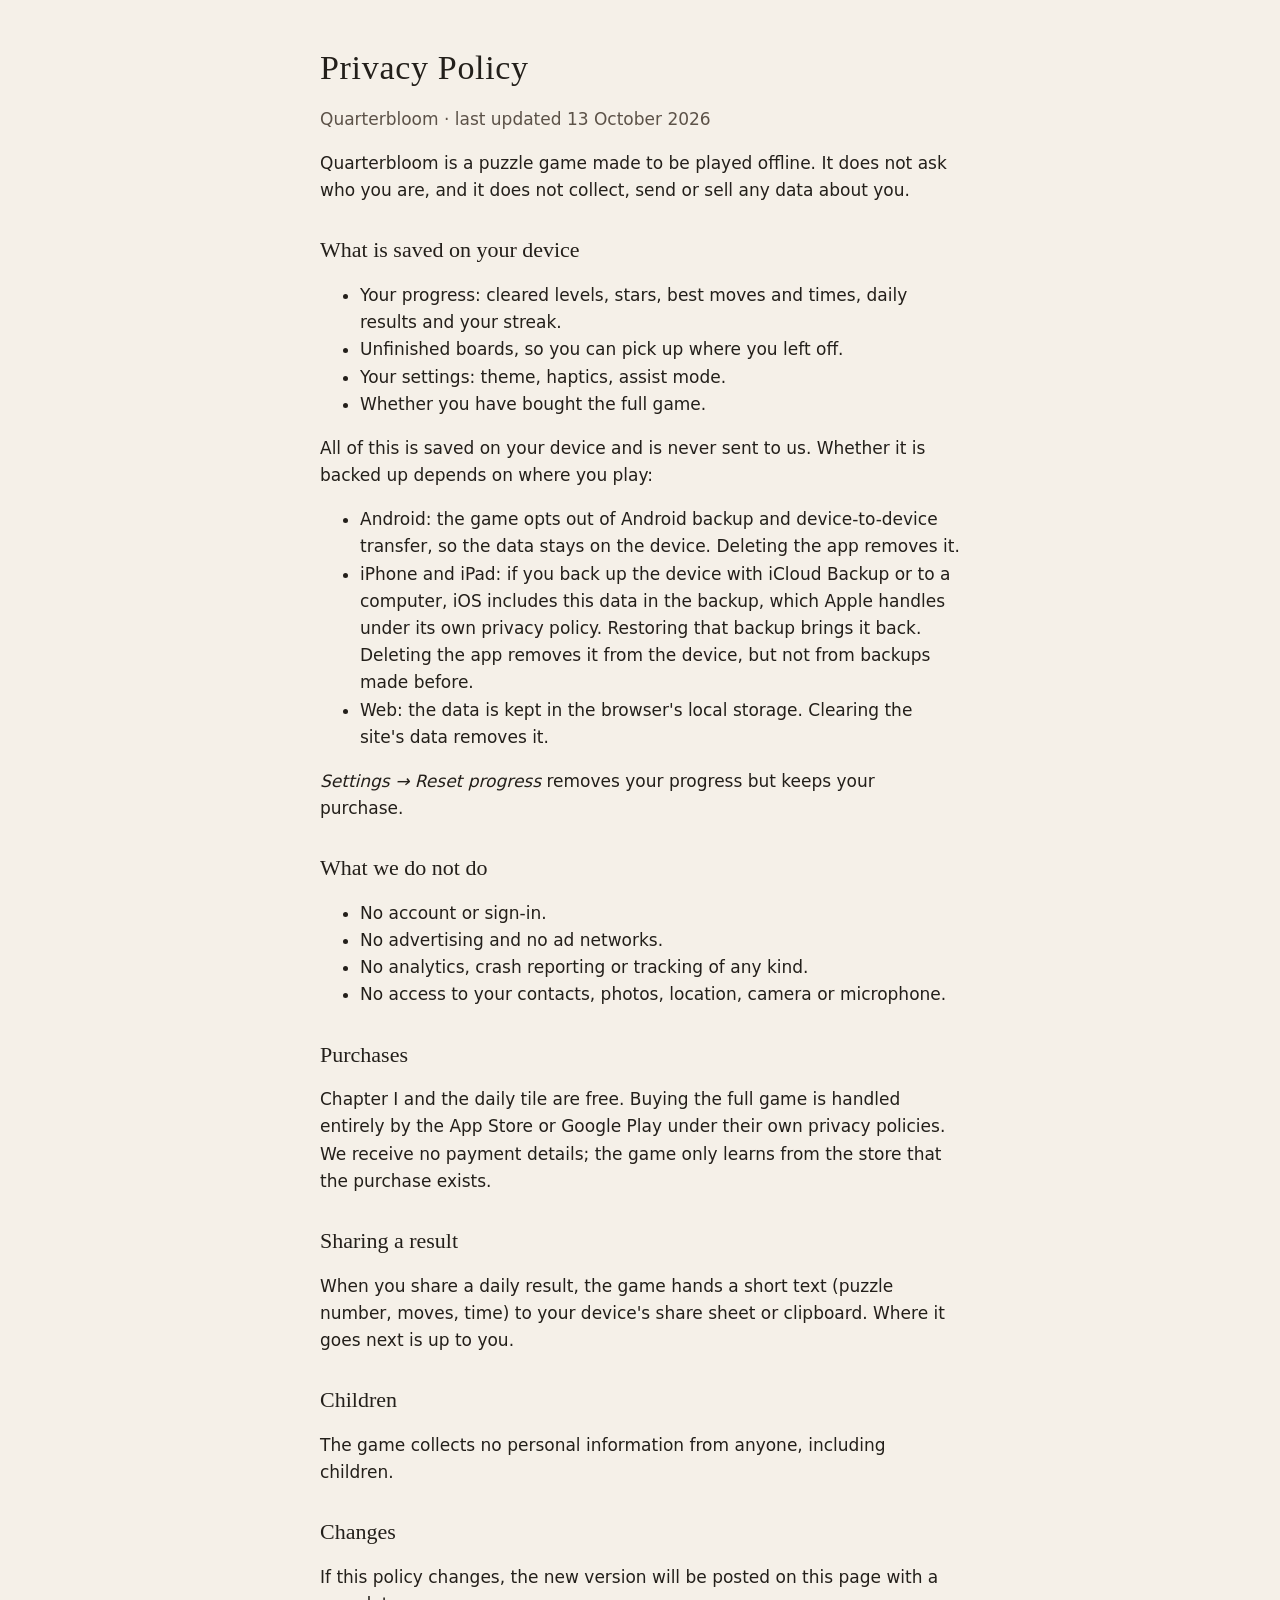
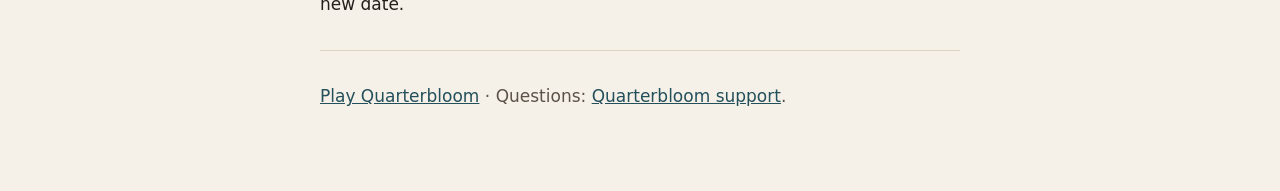
<file: play/privacy.html>
<!doctype html>
<html lang="en">
<head>
<meta charset="utf-8">
<meta name="viewport" content="width=device-width, initial-scale=1">
<title>Quarterbloom Privacy Policy</title>
<meta name="description" content="Quarterbloom collects no personal data: no account, no ads, no analytics or tracking. Progress is saved on your device.">
<link rel="canonical" href="https://nguyenvanlamm.github.io/quarterbloom-site/privacy.html">
<style>
  :root { --sky: #F5F0E8; --ink: #231F1A; --muted: #5C5248; --accent: #24505B; --line: #DDD3C3; }
  @media (prefers-color-scheme: dark) { :root { --sky: #1F1C19; --ink: #F2ECE2; --muted: #B7AC9D; --accent: #E6B45C; --line: #3A342D; } }
  body { margin: 0; background: var(--sky); color: var(--ink); font: 17px/1.6 "Jost", system-ui, -apple-system, sans-serif; }
  main { max-width: 640px; margin: 0 auto; padding: 48px 20px 64px; }
  h1 { font: 400 34px/1.2 "Marcellus", Georgia, serif; letter-spacing: .02em; margin: 0 0 8px; }
  h2 { font: 400 22px/1.3 "Marcellus", Georgia, serif; margin: 32px 0 8px; }
  p, li { color: var(--ink); } .muted { color: var(--muted); }
  a { color: var(--accent); }
  hr { border: 0; border-top: 1px solid var(--line); margin: 32px 0; }
</style>
</head>
<body>
<main>
  <h1>Privacy Policy</h1>
  <p class="muted">Quarterbloom · last updated 13 October 2026</p>

  <p>Quarterbloom is a puzzle game made to be played offline. It does not ask who you are, and it does not collect, send or sell any data about you.</p>

  <h2>What is saved on your device</h2>
  <ul>
    <li>Your progress: cleared levels, stars, best moves and times, daily results and your streak.</li>
    <li>Unfinished boards, so you can pick up where you left off.</li>
    <li>Your settings: theme, haptics, assist mode.</li>
    <li>Whether you have bought the full game.</li>
  </ul>
  <p>All of this is saved on your device and is never sent to us. Whether it is backed up depends on where you play:</p>
  <ul>
    <li>Android: the game opts out of Android backup and device-to-device transfer, so the data stays on the device. Deleting the app removes it.</li>
    <li>iPhone and iPad: if you back up the device with iCloud Backup or to a computer, iOS includes this data in the backup, which Apple handles under its own privacy policy. Restoring that backup brings it back. Deleting the app removes it from the device, but not from backups made before.</li>
    <li>Web: the data is kept in the browser's local storage. Clearing the site's data removes it.</li>
  </ul>
  <p><em>Settings → Reset progress</em> removes your progress but keeps your purchase.</p>

  <h2>What we do not do</h2>
  <ul>
    <li>No account or sign-in.</li>
    <li>No advertising and no ad networks.</li>
    <li>No analytics, crash reporting or tracking of any kind.</li>
    <li>No access to your contacts, photos, location, camera or microphone.</li>
  </ul>

  <h2>Purchases</h2>
  <p>Chapter I and the daily tile are free. Buying the full game is handled entirely by the App Store or Google Play under their own privacy policies. We receive no payment details; the game only learns from the store that the purchase exists.</p>

  <h2>Sharing a result</h2>
  <p>When you share a daily result, the game hands a short text (puzzle number, moves, time) to your device's share sheet or clipboard. Where it goes next is up to you.</p>

  <h2>Children</h2>
  <p>The game collects no personal information from anyone, including children.</p>

  <h2>Changes</h2>
  <p>If this policy changes, the new version will be posted on this page with a new date.</p>

  <hr>
  <p class="muted"><a href="https://nguyenvanlamm.github.io/quarterbloom-site/play/">Play Quarterbloom</a> · Questions: <a href="support.html">Quarterbloom support</a>.</p>
</main>
</body>
</html>
</file>
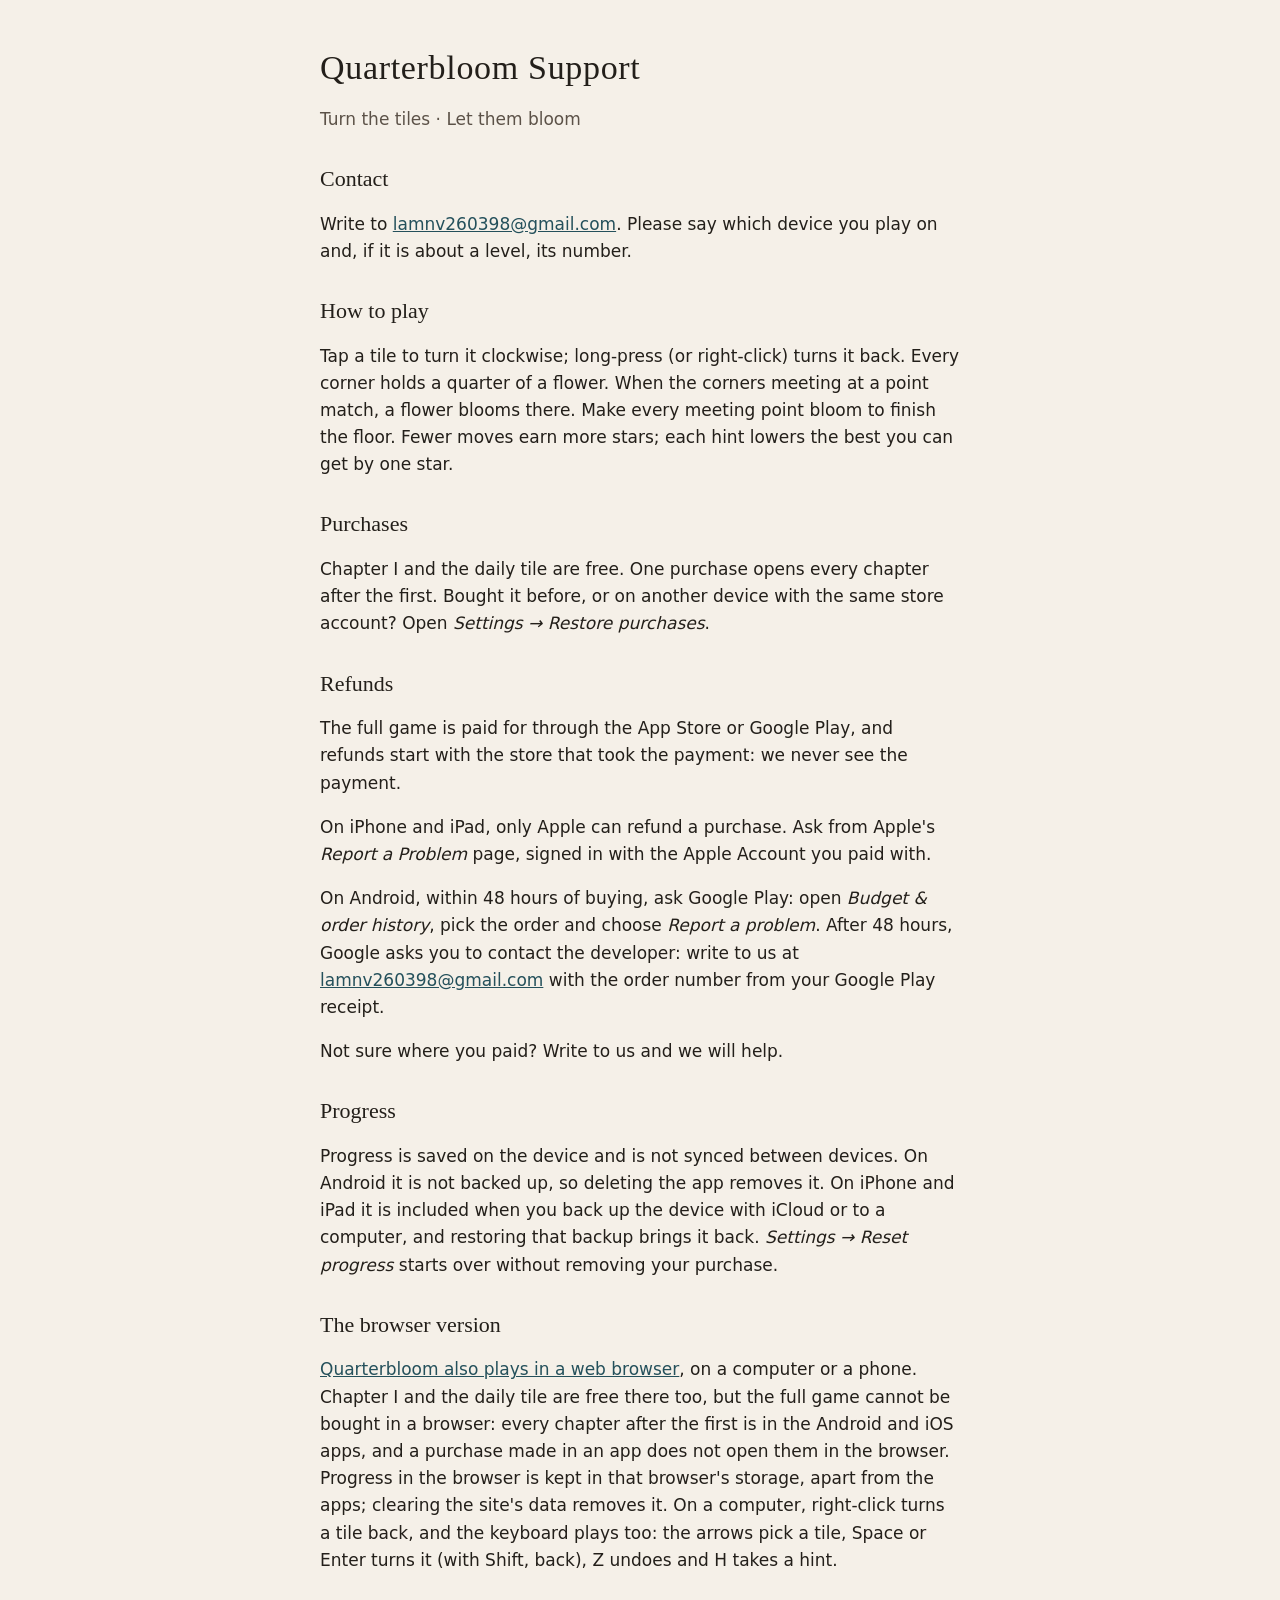
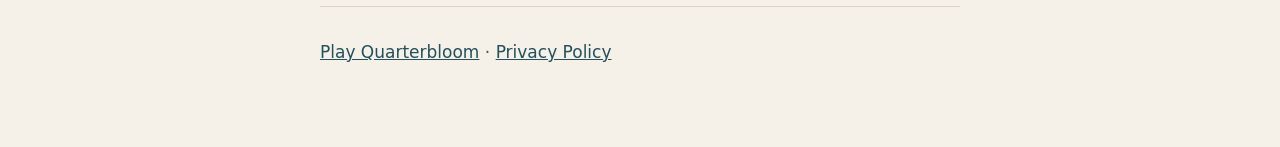
<file: play/support.html>
<!doctype html>
<html lang="en">
<head>
<meta charset="utf-8">
<meta name="viewport" content="width=device-width, initial-scale=1">
<title>Quarterbloom Support</title>
<meta name="description" content="Help with Quarterbloom: contact, how to play, purchases and restoring, refunds, progress and the browser version.">
<link rel="canonical" href="https://nguyenvanlamm.github.io/quarterbloom-site/support.html">
<style>
  :root { --sky: #F5F0E8; --ink: #231F1A; --muted: #5C5248; --accent: #24505B; --line: #DDD3C3; }
  @media (prefers-color-scheme: dark) { :root { --sky: #1F1C19; --ink: #F2ECE2; --muted: #B7AC9D; --accent: #E6B45C; --line: #3A342D; } }
  body { margin: 0; background: var(--sky); color: var(--ink); font: 17px/1.6 "Jost", system-ui, -apple-system, sans-serif; }
  main { max-width: 640px; margin: 0 auto; padding: 48px 20px 64px; }
  h1 { font: 400 34px/1.2 "Marcellus", Georgia, serif; letter-spacing: .02em; margin: 0 0 8px; }
  h2 { font: 400 22px/1.3 "Marcellus", Georgia, serif; margin: 32px 0 8px; }
  .muted { color: var(--muted); } a { color: var(--accent); }
  hr { border: 0; border-top: 1px solid var(--line); margin: 32px 0; }
</style>
</head>
<body>
<main>
  <h1>Quarterbloom Support</h1>
  <p class="muted">Turn the tiles · Let them bloom</p>

  <h2>Contact</h2>
  <p>Write to <a href="mailto:lamnv260398@gmail.com">lamnv260398@gmail.com</a>. Please say which device you play on and, if it is about a level, its number.</p>

  <h2>How to play</h2>
  <p>Tap a tile to turn it clockwise; long-press (or right-click) turns it back. Every corner holds a quarter of a flower. When the corners meeting at a point match, a flower blooms there. Make every meeting point bloom to finish the floor. Fewer moves earn more stars; each hint lowers the best you can get by one star.</p>

  <h2>Purchases</h2>
  <p>Chapter I and the daily tile are free. One purchase opens every chapter after the first. Bought it before, or on another device with the same store account? Open <em>Settings → Restore purchases</em>.</p>

  <h2>Refunds</h2>
  <p>The full game is paid for through the App Store or Google Play, and refunds start with the store that took the payment: we never see the payment.</p>
  <p>On iPhone and iPad, only Apple can refund a purchase. Ask from Apple's <em>Report a Problem</em> page, signed in with the Apple Account you paid with.</p>
  <p>On Android, within 48 hours of buying, ask Google Play: open <em>Budget &amp; order history</em>, pick the order and choose <em>Report a problem</em>. After 48 hours, Google asks you to contact the developer: write to us at <a href="mailto:lamnv260398@gmail.com">lamnv260398@gmail.com</a> with the order number from your Google Play receipt.</p>
  <p>Not sure where you paid? Write to us and we will help.</p>

  <h2>Progress</h2>
  <p>Progress is saved on the device and is not synced between devices. On Android it is not backed up, so deleting the app removes it. On iPhone and iPad it is included when you back up the device with iCloud or to a computer, and restoring that backup brings it back. <em>Settings → Reset progress</em> starts over without removing your purchase.</p>

  <h2>The browser version</h2>
  <p><a href="https://nguyenvanlamm.github.io/quarterbloom-site/play/">Quarterbloom also plays in a web browser</a>, on a computer or a phone. Chapter I and the daily tile are free there too, but the full game cannot be bought in a browser: every chapter after the first is in the Android and iOS apps, and a purchase made in an app does not open them in the browser. Progress in the browser is kept in that browser's storage, apart from the apps; clearing the site's data removes it. On a computer, right-click turns a tile back, and the keyboard plays too: the arrows pick a tile, Space or Enter turns it (with Shift, back), Z undoes and H takes a hint.</p>

  <hr>
  <p class="muted"><a href="https://nguyenvanlamm.github.io/quarterbloom-site/play/">Play Quarterbloom</a> · <a href="privacy.html">Privacy Policy</a></p>
</main>
</body>
</html>
</file>
<file: assets/css/site.css>
@font-face{font-family:"Marcellus";src:url(../fonts/Marcellus-Regular.ttf) format("truetype");font-weight:400;font-display:swap}
@font-face{font-family:"Jost";src:url(../fonts/Jost-Regular.ttf) format("truetype");font-weight:400;font-display:swap}
@font-face{font-family:"Jost";src:url(../fonts/Jost-Medium.ttf) format("truetype");font-weight:500;font-display:swap}

:root{
  /* the three inks of the atlas: night, paper, one blue */
  --night:#151311; --night-2:#1F1C19;
  --paper:#F3EADB; --paper-2:#E8DFD1; --sky:#F5F0E8;
  --rim:#D8CAB2; --edge:#A39176;
  --ink:#231F1A; --muted:#5C5248;
  --cobalt:#24406B;
  --gold:#F2C25E; --gold-ink:#94600F; --gold-night:#E6B45C;
  --on-night:#F2ECE2; --on-night-2:rgba(242,236,226,.74);
  --on-cobalt-2:rgba(243,234,219,.84);
  --hair:rgba(35,31,26,.26); --hair-strong:rgba(35,31,26,.55);
  --hair-night:rgba(242,236,226,.22); --hair-cobalt:rgba(243,234,219,.34);
  --serif:"Marcellus", Georgia, "Times New Roman", serif;
  --sans:"Jost", "Futura", "Avenir Next", "Segoe UI", sans-serif;
  --gutter:40px; --maxw:1280px;
  --grain:url("data:image/svg+xml;utf8,<svg xmlns='http://www.w3.org/2000/svg' width='180' height='180'><filter id='n'><feTurbulence type='fractalNoise' baseFrequency='.8' numOctaves='2' stitchTiles='stitch'/><feColorMatrix values='0 0 0 0 .14 0 0 0 0 .12 0 0 0 0 .1 0 0 0 .075 0'/></filter><rect width='100%25' height='100%25' filter='url(%23n)'/></svg>");
}
*,*::before,*::after{box-sizing:border-box}
html{-webkit-text-size-adjust:100%;scroll-behavior:smooth}
body{margin:0;background:var(--paper);color:var(--ink);font:400 18px/1.6 var(--sans);overflow-x:clip;-webkit-font-smoothing:antialiased}
img{max-width:100%}
a{color:inherit}
:focus-visible{outline:3px solid var(--gold-ink);outline-offset:3px}
.night :focus-visible,.cobalt :focus-visible{outline-color:var(--gold)}
.wrap{max-width:var(--maxw);margin:0 auto;padding:0 var(--gutter)}
.sr{position:absolute!important;width:1px;height:1px;padding:0;margin:-1px;overflow:hidden;clip:rect(0 0 0 0);white-space:nowrap;border:0}
.paper{background:var(--paper) var(--grain)}
.night{background:var(--night);color:var(--on-night)}
.cobalt{background:var(--cobalt);color:var(--paper)}

/* ---------- neat line: the alternating border of an old map, read as grout */
.neat{height:10px;border-block:1px solid var(--ink);background:repeating-linear-gradient(90deg,var(--ink) 0 56px,var(--paper) 56px 112px)}
.neat.inv{border-color:var(--on-night);background:repeating-linear-gradient(90deg,var(--on-night) 0 56px,var(--night) 56px 112px)}

/* ---------- buttons */
.btn{display:inline-flex;align-items:center;justify-content:center;gap:12px;min-height:54px;padding:0 26px;border-radius:6px;font:500 17px/1 var(--sans);letter-spacing:.02em;text-decoration:none;border:1px solid transparent;transition:transform .2s ease,background-color .2s ease,color .2s ease}
.btn svg{width:20px;height:20px;flex:none}
.btn:hover svg{transform:translateX(3px)}
.btn svg{transition:transform .2s ease}
.btn-blue{background:var(--cobalt);color:var(--paper);box-shadow:0 0 0 1px var(--cobalt),0 0 0 5px var(--paper),0 0 0 6px var(--hair-strong)}
.btn-blue:hover{background:#1c3355}
.btn-cream{background:var(--paper);color:var(--ink);box-shadow:0 0 0 5px var(--night),0 0 0 6px var(--hair-night)}
.cobalt .btn-cream{box-shadow:0 0 0 5px var(--cobalt),0 0 0 6px var(--hair-cobalt)}
.btn-cream:hover{background:#fff8ec}
.btn-sm{min-height:44px;padding:0 18px;font-size:15px}

/* ---------- coming-soon badges: honest text, not store artwork */
.stores{display:flex;flex-wrap:wrap;align-items:center;gap:12px 32px}
.badge{display:inline-flex;align-items:center;gap:12px;padding:0;color:var(--ink);background:transparent}
.badge .orb{display:none}
.badge small{display:block;font:500 12px/1.2 var(--sans);letter-spacing:.16em;text-transform:uppercase;color:var(--muted)}
.badge b{display:block;font:500 16px/1.25 var(--sans)}
.night .badge,.cobalt .badge{color:var(--on-night)}
.night .badge small{color:var(--on-night-2)}

/* ---------- masthead */
.mast{background:var(--paper)}
.mast-in{display:flex;align-items:center;gap:20px;height:72px}
.brand{display:flex;align-items:center;min-height:44px}
.brand img{height:34px;width:auto;display:block}
.nav{margin-left:auto;display:flex;align-items:center;gap:2px}
.nav a{font:500 13px/1 var(--sans);letter-spacing:.18em;text-transform:uppercase;text-decoration:none;color:var(--ink);padding:0 12px;min-height:44px;display:inline-flex;align-items:center}
.nav a:hover{color:var(--cobalt);text-decoration:underline;text-underline-offset:7px;text-decoration-thickness:1px}
.mast .btn-sm{margin-left:8px;box-shadow:none}

/* ---------- running heads + plate titles (atlas typesetting) */
.runhead{display:flex;justify-content:space-between;align-items:center;gap:16px;min-height:52px;border-bottom:1px solid var(--hair);font:500 12px/1.2 var(--sans);letter-spacing:.22em;text-transform:uppercase;color:var(--muted)}
.night .runhead{border-color:var(--hair-night);color:var(--on-night-2)}
.cobalt .runhead{border-color:var(--hair-cobalt);color:var(--on-cobalt-2)}
.runhead .mid{flex:1;height:1px;background:repeating-linear-gradient(90deg,currentColor 0 2px,transparent 2px 8px);opacity:.5}
.sec{position:relative;padding-bottom:120px}
.sec-head{text-align:center;max-width:900px;margin:80px auto 64px;padding:0 var(--gutter)}
.plate-no{display:flex;align-items:center;justify-content:center;gap:16px;margin:0;font:400 15px/1 var(--serif);letter-spacing:.34em;text-transform:uppercase;color:var(--cobalt)}
.night .plate-no{color:var(--gold-night)}
.cobalt .plate-no{color:var(--gold-night)}
.plate-no::before,.plate-no::after{content:"";width:64px;height:1px;background:currentColor;opacity:.7}
h2{font:400 clamp(40px,5.4vw,78px)/1.04 var(--serif);letter-spacing:.005em;margin:22px 0 20px;text-wrap:balance}
.lede{font-size:clamp(17px,1.45vw,21px);line-height:1.55;color:var(--muted);max-width:38em;margin:0 auto;text-wrap:balance}
.night .lede{color:var(--on-night-2)}
.cobalt .lede{color:var(--on-cobalt-2)}
.cap{font:400 14px/1.3 var(--serif);letter-spacing:.2em;text-transform:uppercase}

/* ---------- reveal */
.js .rv{opacity:0;transform:translateY(18px);transition:opacity .8s ease,transform .8s cubic-bezier(.2,.8,.2,1)}
.js .rv.in{opacity:1;transform:none}

/* =========================================================== PLATE I · hero */
.hero{position:relative;overflow:clip;border-bottom:1px solid var(--ink)}
.hero-grid{display:grid;grid-template-columns:minmax(0,1fr) minmax(0,600px);column-gap:64px;align-items:center;min-height:calc(100svh - 84px);padding-block:20px 40px}
.hero-left{position:relative;z-index:2;display:flex;flex-direction:column;gap:30px}
.hero-copy{display:flex;flex-direction:column;gap:22px}
.kicker{display:flex;align-items:center;gap:14px;margin:0;font:500 13px/1.3 var(--sans);letter-spacing:.22em;text-transform:uppercase;color:var(--muted)}
.kicker::before{content:"";width:32px;height:1px;background:currentColor}
h1{margin:0;font:400 clamp(64px,9.6vw,140px)/.9 var(--serif);letter-spacing:.02em;text-transform:uppercase;color:var(--ink)}
h1 span{display:block}
h1 .l2{padding-left:.55em;position:relative}
.tagline{margin:0;font:400 clamp(22px,2.2vw,31px)/1.25 var(--serif);letter-spacing:.03em;color:var(--cobalt)}
.promise{margin:0;max-width:31em;font-size:clamp(17px,1.4vw,20px);line-height:1.55}
.cta-row{display:flex;flex-wrap:wrap;align-items:center;gap:16px 24px;margin-top:6px}
.cta-note{font-size:15px;line-height:1.45;color:var(--muted);max-width:17em}
.cta-note a,.rooms-note a{color:var(--cobalt);font-weight:500;text-underline-offset:4px}
.stores-wrap{display:flex;flex-direction:column;gap:12px;padding-top:26px;border-top:1px solid var(--hair)}
.stores-wrap .cap{font-size:13px;color:var(--muted)}
.platforms{margin:0;font-size:15px;color:var(--muted)}

.hero-plate{position:relative;z-index:1;margin:0;display:flex;flex-direction:column;align-items:center;gap:16px}
.sphere{position:relative;width:min(100%,600px,calc(100svh - 270px));min-width:280px;aspect-ratio:1}
.sky{position:absolute;inset:0;width:100%;height:100%;overflow:visible;pointer-events:none}
.sky .orb-ink{fill:none;stroke:var(--ink);stroke-opacity:.26;stroke-width:1.2}
.sky .orb-cream{fill:none;stroke:var(--paper);stroke-opacity:.30;stroke-width:1.2}
.sky .disc{fill:var(--night)}
.sky .ticks{stroke:var(--paper);stroke-opacity:.6;stroke-width:1.4;fill:none}
.sky .ticks.maj{stroke-opacity:.9;stroke-width:2}
.sky .rimline{fill:none;stroke:var(--paper);stroke-opacity:.55;stroke-width:1.2}
.sky .deg{fill:var(--paper);fill-opacity:.86;font:400 34px var(--sans);letter-spacing:.06em}
.sky .grat{stroke:var(--paper);stroke-opacity:.16;stroke-width:1.2;stroke-dasharray:3 8;fill:none}
.sky .vdot{fill:var(--paper);fill-opacity:.42}
.sky .corner-orbit{fill:none;stroke:var(--paper);stroke-opacity:.42;stroke-width:1.4;stroke-dasharray:2 9}
.sky .planet-blue{fill:var(--cobalt);stroke:var(--ink);stroke-width:1.4}
.sky .planet-gold{fill:var(--gold)}
.sky .ring{transform-box:view-box;transform-origin:500px 500px;transition:transform 1.6s cubic-bezier(.3,.7,.2,1)}
.sphere.solved .sky .ring{transform:rotate(90deg)}
.sky .rays path{fill:none;stroke:var(--gold);stroke-width:2.4;stroke-dasharray:1;stroke-dashoffset:1;opacity:.9}
.sphere.solved .sky .rays path{animation:draw 1.1s .7s cubic-bezier(.3,.6,.2,1) forwards}
.sky .spin-slow{transform-box:view-box;transform-origin:500px 500px;animation:orbit 64s linear infinite}
@keyframes orbit{to{transform:rotate(360deg)}}
@keyframes draw{to{stroke-dashoffset:0}}

.board{position:absolute;left:50%;top:50%;width:54%;transform:translate(-50%,-50%);color:var(--edge);border-radius:4px;outline:none}
.board .tb-board{overflow:visible}
.board:focus-visible{outline:none}
.board .tb-tile{transition:filter .2s}
.board .tb-tile:hover{filter:brightness(1.04)}
.atlas .mark circle{fill:none;stroke:var(--cobalt);stroke-width:1.8;opacity:.5}
.atlas .mark path{fill:none;stroke:var(--gold);stroke-width:2.6;stroke-linecap:round}
.atlas .mark.fresh circle{stroke-dasharray:1;stroke-dashoffset:1;animation:ringdraw .9s cubic-bezier(.3,.6,.2,1) forwards}
@keyframes ringdraw{0%{stroke-dashoffset:1;opacity:1}70%{stroke-dashoffset:0;opacity:1}100%{stroke-dashoffset:0;opacity:.5}}
.atlas .mark.fresh path{animation:tickin .5s .35s both}
@keyframes tickin{from{opacity:0}to{opacity:1}}
.atlas .arc{fill:none;stroke:var(--cobalt);stroke-width:3.2;stroke-linecap:round;stroke-dasharray:1;stroke-dashoffset:1;animation:draw .32s ease-out forwards,fade .5s .55s forwards}
.atlas .arc-dot{fill:var(--cobalt);animation:fade .5s .55s forwards}
@keyframes fade{to{opacity:0}}
.atlas .cl path{fill:none;stroke:var(--gold);stroke-width:3.4;stroke-linecap:round;stroke-dasharray:1;stroke-dashoffset:1;animation:draw .9s cubic-bezier(.3,.6,.2,1) forwards}
.atlas .focus rect{fill:none;stroke:var(--gold);stroke-width:5}
.atlas .focus rect+rect{stroke:var(--cobalt);stroke-width:2.2}

.plate-cap{display:flex;flex-direction:column;align-items:center;gap:14px;width:min(100%,600px)}
.readout{display:flex;justify-content:center;align-items:flex-start;gap:12px 34px;flex-wrap:wrap;margin:0}
.readout div{display:flex;flex-direction:column;align-items:center;gap:6px}
.readout dt{font:500 12px/1 var(--sans);letter-spacing:.2em;text-transform:uppercase;color:var(--muted)}
.readout dd{margin:0;font:400 28px/1 var(--serif);font-variant-numeric:tabular-nums}
.readout dd small{font:400 15px var(--sans);color:var(--muted);margin-left:2px}
.readout .fl dd{font-size:20px;line-height:28px;letter-spacing:.04em}
.tools{display:flex;flex-wrap:wrap;justify-content:center;gap:8px}
.tool{min-height:44px;min-width:44px;padding:0 14px;display:inline-flex;align-items:center;justify-content:center;gap:8px;background:transparent;color:var(--ink);border:1px solid var(--hair-strong);border-radius:6px;font:500 15px/1 var(--sans);cursor:pointer;transition:background-color .2s,border-color .2s,color .2s}
.tool:hover:not(:disabled){border-color:var(--ink);background:rgba(35,31,26,.05)}
.tool:disabled{opacity:.42;cursor:default}
.tool svg{width:18px;height:18px;flex:none}
.tool.next{background:var(--ink);color:var(--paper);border-color:var(--ink)}
.tool.next:hover:not(:disabled){background:var(--cobalt);border-color:var(--cobalt)}
.tool.glow{background:var(--cobalt);border-color:var(--cobalt);color:var(--paper);animation:nudge 1.6s ease-in-out 2}
@keyframes nudge{50%{transform:translateY(-3px)}}
.note{margin:0;min-height:3em;max-width:34em;text-align:center;font-size:15px;line-height:1.5;color:var(--muted);text-wrap:balance}
.note b{font-weight:500;color:var(--ink)}
.note a{color:var(--cobalt);font-weight:500;text-underline-offset:4px}
.note .stars{display:inline-flex;gap:3px;vertical-align:-2px;margin-left:4px}
.note .stars svg{width:15px;height:15px}
.kbd{display:none}
@media (hover:hover) and (pointer:fine) and (min-width:901px){.kbd{display:block}}

/* =========================================================== PLATE II · how it plays */
.figs{list-style:none;margin:0 auto;padding:0 var(--gutter);max-width:var(--maxw);display:grid;grid-template-columns:repeat(3,minmax(0,1fr));gap:56px}
.fig{display:flex;flex-direction:column;align-items:center;text-align:center}
.fig svg{display:block;width:100%;max-width:300px;height:auto;margin:0 auto 28px;overflow:visible}
.fig .cap{color:var(--gold-night);margin:0 0 10px}
.fig h3{font:400 32px/1.1 var(--serif);margin:0 0 12px}
.fig p{margin:0;max-width:21em;font-size:17px;color:var(--on-night-2)}
.fsv .ring{fill:none;stroke:var(--on-night);stroke-opacity:.5;stroke-width:1}
.fsv .tk{fill:none;stroke:var(--on-night);stroke-opacity:.55;stroke-width:1}
.fsv .tk.maj{stroke-opacity:.9;stroke-width:1.6}
.fsv .orbit{fill:none;stroke:var(--on-night);stroke-opacity:.55;stroke-width:1.1;stroke-dasharray:2 6}
.fsv .lbl{fill:var(--gold-night);font:500 14px var(--sans);letter-spacing:.08em}
.fsv .arc{fill:none;stroke:var(--gold);stroke-width:2.6;stroke-linecap:round}
.fsv .arc-dot{fill:var(--gold)}
.fsv .axis{stroke:var(--gold);stroke-opacity:.7;stroke-width:1;stroke-dasharray:3 5}
.fsv .con{fill:none;stroke:var(--cobalt);stroke-width:1.1;stroke-dasharray:3 4}
.fsv .pet{fill:none;stroke:var(--ink);stroke-width:1.3;stroke-dasharray:1;stroke-dashoffset:0}
.fsv .grout{fill:var(--night)}
.fsv .mp{fill:var(--gold)}
/* fig 1: the tile walks its orbit in quarter turns */
.f1 .spin{transform-box:fill-box;transform-origin:center}
.anim .f1.in .spin{animation:quarter 8s cubic-bezier(.2,.9,.25,1.1) infinite}
@keyframes quarter{0%,16%{transform:rotate(0)}25%,41%{transform:rotate(90deg)}50%,66%{transform:rotate(180deg)}75%,91%{transform:rotate(270deg)}100%{transform:rotate(360deg)}}
.anim .f1.in .arc{stroke-dasharray:1;animation:arcbeat 2s ease-in-out infinite}
@keyframes arcbeat{0%{stroke-dashoffset:1}22%,70%{stroke-dashoffset:0;opacity:1}100%{stroke-dashoffset:0;opacity:.25}}
/* fig 2: four corners converge on one point */
.f2 .mv{transition:transform 1.4s cubic-bezier(.2,.8,.2,1) .2s}
.anim .f2 .mv{transform:translate(var(--tx),var(--ty))}
.anim .f2.in .mv{transform:none}
.f2 .glowc,.f2 .mp{transition:opacity .8s 1.5s}
.anim .f2 .glowc,.anim .f2 .mp{opacity:0}
.anim .f2.in .glowc{opacity:.85}
.anim .f2.in .mp{opacity:1}
/* fig 3: the bloom draws itself like a plate */
.anim .f3 .con,.anim .f3 .axis{stroke-dashoffset:40;opacity:0;transition:opacity .9s .2s}
.anim .f3.in .con,.anim .f3.in .axis{opacity:1}
.anim .f3 .pet{stroke-dashoffset:1}
.anim .f3.in .pet{animation:draw 1.2s 1s cubic-bezier(.4,.2,.2,1) forwards}
.anim .f3 .fill,.anim .f3 .glowc{opacity:0;transition:opacity 1s 2.2s}
.anim .f3.in .fill{opacity:1}
.anim .f3.in .glowc{opacity:.9}

.key{max-width:var(--maxw);margin:96px auto 0;padding:0 var(--gutter)}
.key-in{display:grid;grid-template-columns:minmax(0,300px) minmax(0,1fr);gap:48px;align-items:start;border-top:1px solid var(--hair-night);padding-top:44px}
.key h3,.inst-head h3{font:400 30px/1.15 var(--serif);margin:10px 0 12px}
.key p,.inst-head p{margin:0;font-size:17px;color:var(--on-night-2)}
.key .cap,.inst-head .cap{color:var(--gold-night);font-size:13px}
.specimens{list-style:none;margin:0;padding:0;display:grid;grid-template-columns:repeat(6,minmax(0,1fr));gap:20px}
.specimens li{display:flex;flex-direction:column;align-items:center;text-align:center;gap:4px}
.specimens svg{width:84px;height:84px;margin-bottom:10px}
.specimens b{font:500 16px/1.25 var(--sans)}
.specimens span{font-size:14px;color:var(--on-night-2)}
.instruments{max-width:var(--maxw);margin:72px auto 0;padding:0 var(--gutter)}
.inst-grid{list-style:none;margin:0;padding:0;display:grid;grid-template-columns:minmax(0,300px) repeat(4,minmax(0,1fr));gap:32px;border-top:1px solid var(--hair-night);padding-top:44px}
.inst-grid h4{font:400 22px/1.2 var(--serif);margin:10px 0 8px;display:flex;align-items:center;gap:10px}
.inst-grid h4 svg{width:22px;height:22px;flex:none;color:var(--gold-night)}
.inst-grid p{margin:0;font-size:16px;line-height:1.55;color:var(--on-night-2)}

/* =========================================================== PLATE III · rooms */
.rooms-grid{display:grid;grid-template-columns:minmax(0,1.05fr) minmax(0,1fr);gap:64px;align-items:center}
.orrery svg{display:block;width:100%;height:auto;overflow:visible}
.orrery .orb{fill:none;stroke:var(--ink);stroke-opacity:.45;stroke-width:1.1}
.orrery .orb.d{stroke-dasharray:2 7;stroke-opacity:.35}
.orrery .axis{stroke:var(--ink);stroke-width:1.2}
.orrery .tk{stroke:var(--ink);stroke-width:1.2}
.orrery .num{font:400 24px var(--serif);fill:var(--ink)}
.orrery .ann{font:500 22px var(--sans);fill:var(--muted);letter-spacing:.06em}
.orrery .ann.b{fill:var(--cobalt)}
.orrery .halo{fill:none;stroke:var(--ink);stroke-opacity:.4;stroke-width:1}
.anim .orrery .orb{stroke-dasharray:1;stroke-dashoffset:1}
.anim .orrery .orb.d{stroke-dasharray:none}
.anim .orrery.in .orb:not(.d){animation:draw 1.4s cubic-bezier(.3,.6,.2,1) forwards;animation-delay:calc(var(--i) * 110ms)}
.anim .orrery .pl{opacity:0;transition:opacity .6s;transition-delay:calc(var(--i) * 110ms + .9s)}
.anim .orrery.in .pl{opacity:1}
.index{list-style:none;margin:0;padding:0;border-top:1px solid var(--ink)}
.index li{display:grid;grid-template-columns:48px auto minmax(16px,1fr) auto auto;grid-template-areas:"num name lead lv sw" ". blurb blurb blurb blurb";align-items:baseline;column-gap:12px;padding:15px 0 14px;border-bottom:1px solid var(--hair)}
.index .num{grid-area:num;font:400 20px/1 var(--serif);color:var(--cobalt)}
.index .name{grid-area:name;font:400 23px/1.2 var(--serif)}
.index .lead{grid-area:lead;align-self:end;margin-bottom:7px;border-bottom:2px dotted var(--edge)}
.index .lv{grid-area:lv;font-size:15px;color:var(--muted);font-variant-numeric:tabular-nums;white-space:nowrap}
.index .sw{grid-area:sw;display:flex;gap:4px;align-self:center}
.index .sw i{width:18px;height:18px;border-radius:4px;background:var(--c);box-shadow:inset 0 0 0 1px rgba(35,31,26,.28)}
.index .blurb{grid-area:blurb;font-size:15px;color:var(--muted);margin-top:4px}
.rooms-note{margin:22px 0 0;font-size:16px;color:var(--muted)}
.rooms-note b{color:var(--ink);font-weight:500}

/* =========================================================== PLATE IV · daily */
.daily-grid{display:grid;grid-template-columns:minmax(0,500px) minmax(0,1fr);grid-template-areas:"chart head" "chart rest";grid-template-rows:auto 1fr;column-gap:80px;align-items:start}
.daily-head{grid-area:head}.daily-rest{grid-area:rest}.chart{grid-area:chart;align-self:center}
.chart{display:grid;grid-template-columns:26px minmax(0,1fr);grid-template-rows:26px auto;gap:8px}
.refs-top{grid-column:2;display:flex;padding:0 24px}
.refs-left{grid-row:2;display:flex;flex-direction:column;padding:24px 0}
.refs-top span,.refs-left span{flex:1;display:flex;align-items:center;justify-content:center;font:500 12px/1 var(--sans);letter-spacing:.1em;color:var(--on-night-2)}
.frame{grid-column:2;grid-row:2;padding:8px;background:repeating-conic-gradient(var(--on-night) 0 25%,var(--night) 0 50%) 0 0/16px 16px;outline:1px solid var(--on-night);outline-offset:3px}
.frame-in{background:var(--night);padding:8px}
.dboard{pointer-events:none;color:var(--edge)}
.chart-cap{grid-column:2;margin:18px 0 0;font-size:15px;color:var(--on-night-2)}
.chart-cap b{display:block;font:400 21px/1.3 var(--serif);color:var(--on-night);letter-spacing:.02em;margin-bottom:2px}
.daily-head h2{margin-top:18px}
.daily-head .plate-no{justify-content:flex-start}
.daily-head .plate-no::before{display:none}
.daily-head .lede{margin:0}
.eph{width:100%;border-collapse:collapse;margin:36px 0 0;font-variant-numeric:tabular-nums}
.eph caption{text-align:left;padding-bottom:12px;color:var(--gold-night);font:400 13px/1.3 var(--serif);letter-spacing:.2em;text-transform:uppercase}
.eph th,.eph td{padding:10px 0;border-top:1px solid var(--hair-night);text-align:left;font-weight:400;vertical-align:middle}
.eph tr:last-child th,.eph tr:last-child td{border-bottom:1px solid var(--hair-night)}
.eph th{font-size:17px;width:44%}
.eph .sz{font:400 22px/1 var(--serif);width:24%}
.eph .gl{text-align:right}
.eph .gl svg{display:inline-block;vertical-align:middle}
.eph tr.today th,.eph tr.today .sz{color:var(--gold-night)}
.eph .tag{display:inline-block;margin-left:10px;padding:3px 8px;border:1px solid var(--gold-night);border-radius:4px;font:500 12px/1 var(--sans);letter-spacing:.16em;text-transform:uppercase;color:var(--gold-night);vertical-align:2px}
.facts{list-style:none;margin:36px 0 0;padding:0;display:grid;gap:18px}
.facts li{display:grid;grid-template-columns:40px 1fr;gap:14px;align-items:start}
.facts svg{width:40px;height:40px}
.facts b{display:block;font:400 21px/1.3 var(--serif);letter-spacing:.01em}
.facts span{font-size:16px;color:var(--on-night-2)}
.daily-cta{margin-top:40px;display:flex;flex-wrap:wrap;gap:14px 22px;align-items:center}
.daily-cta span{font-size:15px;color:var(--on-night-2)}

/* =========================================================== PLATE V · calm */
.legend{list-style:none;margin:0;padding:0;display:grid;grid-template-columns:repeat(4,minmax(0,1fr));border-top:1px solid var(--hair-cobalt)}
.legend li{padding:34px 28px 34px 0;display:flex;flex-direction:column;gap:14px}
.legend svg{width:52px;height:52px}
.legend b{font:400 28px/1.15 var(--serif)}
.legend span{font-size:16px;color:var(--on-cobalt-2)}
.price{margin-top:24px;display:grid;grid-template-columns:repeat(3,minmax(0,1fr));border:1px solid var(--hair-cobalt)}
.price > div{padding:30px 30px 32px}
.price > div + div{border-left:1px solid var(--hair-cobalt)}
.price .cap{color:var(--gold-night);font-size:13px}
.price b{display:block;font:400 clamp(34px,3.1vw,44px)/1.05 var(--serif);margin:14px 0 14px;color:var(--paper)}
.price p{margin:0;font-size:17px;color:var(--on-cobalt-2)}
.price-head{display:flex;justify-content:space-between;align-items:baseline;gap:16px;flex-wrap:wrap;margin-top:72px}
.price-head h3{font:400 30px/1.15 var(--serif);margin:0}
.price-head p{margin:0;font-size:15px;color:var(--on-cobalt-2)}
.comfort{margin-top:44px;display:grid;grid-template-columns:repeat(2,minmax(0,1fr));gap:32px;border-top:1px solid var(--hair-cobalt);padding-top:32px}
.comfort .cap{color:var(--gold-night);font-size:13px;display:block;margin-bottom:8px}
.comfort p{margin:0;font-size:17px}

/* =========================================================== PLATE VI · screens */
.shots{list-style:none;margin:0;padding:0;display:grid;grid-template-columns:repeat(4,minmax(0,1fr));gap:36px}
.shot{margin:0}
.shot .mount{padding:10px;border:1px solid var(--hair-strong);border-radius:30px;background:var(--sky)}
.shot img{display:block;width:100%;height:auto;border-radius:20px;border:1px solid var(--ink);aspect-ratio:860/1864;background:var(--paper-2)}
.shot figcaption{margin-top:18px;font-size:15px;line-height:1.5;color:var(--muted)}
.shot figcaption .cap{display:block;color:var(--ink);font-size:13px;margin-bottom:4px}

/* =========================================================== footer */
.close{text-align:center;padding:104px var(--gutter) 88px;position:relative;overflow:clip}
.close h2{margin:22px auto 16px;max-width:14em}
.nb{display:inline-block}
.close .lede{margin-bottom:36px}
.close .lede a{color:var(--on-night);text-underline-offset:5px}
.close-actions{display:flex;flex-direction:column;align-items:center;gap:22px}
.close-orbits{position:absolute;inset:0;width:100%;height:100%;pointer-events:none}
.close-orbits ellipse{fill:none;stroke:var(--on-night);stroke-opacity:.16;stroke-width:1}
.close > *:not(svg){position:relative}
.colophon{display:grid;grid-template-columns:1.3fr 1fr 1.3fr;gap:40px;padding-block:44px 48px;position:relative}
.colophon::before{content:"";position:absolute;top:0;left:var(--gutter);right:var(--gutter);border-top:1px solid var(--hair-night)}
.colophon .cap{color:var(--gold-night);font-size:13px;display:block;margin-bottom:12px}
.colophon p{margin:0;font-size:16px;color:var(--on-night-2)}
.colo-brand{display:flex;gap:16px;align-items:flex-start}
.colo-brand img{width:56px;height:56px;border-radius:12px;flex:none}
.colo-brand b{display:block;font:400 22px/1.2 var(--serif);letter-spacing:.08em;text-transform:uppercase;color:var(--on-night);margin-bottom:4px}
.links{list-style:none;margin:0;padding:0}
.links a{display:inline-flex;align-items:center;min-height:44px;font-size:17px;color:var(--on-night);text-underline-offset:5px;text-decoration-color:var(--hair-night)}
.links a:hover{text-decoration-color:currentColor}
.colophon .lic a{color:var(--on-night);text-underline-offset:4px}

/* =========================================================== responsive */
@media (max-width:1100px){
  .figs{gap:36px}
  .inst-grid{grid-template-columns:repeat(2,minmax(0,1fr))}
  .inst-grid .inst-head{grid-column:1/-1}
  .specimens{grid-template-columns:repeat(3,minmax(0,1fr))}
  .daily-grid{gap:48px}
}
@media (max-width:900px){
  :root{--gutter:16px}
  body{font-size:16px}
  /* the nav is hidden here, so the slim header (logo + Play) stays in reach */
  html{scroll-padding-top:62px}
  .mast{position:sticky;top:0;z-index:20;border-bottom:1px solid var(--hair)}
  .mast-in{height:62px}
  .brand img{height:30px}
  .nav{display:none}
  .mast .btn-sm{margin-left:auto}
  .hero-grid{grid-template-columns:minmax(0,1fr);min-height:0;padding-block:22px 44px;row-gap:26px}
  .hero-left{display:contents}
  .hero-copy{order:1;gap:16px}
  .hero-plate{order:2}
  .stores-wrap{order:3}
  .sphere{width:100%;min-width:0}
  h1 .l2{padding-left:.5em}
  .cta-note{max-width:none}
  .stores{flex-wrap:nowrap;gap:10px 28px}
  .stores .badge{flex:1 1 0;min-width:0;gap:10px}
  .readout{gap:10px 26px}
  .runhead .hide-sm{display:none}
  .sec{padding-bottom:80px}
  .sec-head{margin:52px auto 40px}
  .plate-no::before,.plate-no::after{width:36px}
  .figs{grid-template-columns:minmax(0,1fr);gap:56px}
  .fig svg{max-width:270px}
  .key{margin-top:72px}
  .key-in{grid-template-columns:minmax(0,1fr);gap:28px;padding-top:32px}
  .specimens{gap:22px 12px}
  .specimens svg{width:72px;height:72px}
  .instruments{margin-top:56px}
  .inst-grid{grid-template-columns:minmax(0,1fr);gap:26px;padding-top:32px}
  .rooms-grid{grid-template-columns:minmax(0,1fr);gap:36px}
  .index li{grid-template-columns:34px minmax(0,1fr) auto;grid-template-areas:"num name sw" ". lv lv" ". blurb blurb";row-gap:2px}
  .index .lead{display:none}
  .index .name{font-size:21px}
  .daily-grid{grid-template-columns:minmax(0,1fr);grid-template-areas:"head" "chart" "rest";grid-template-rows:auto;row-gap:36px}
  .chart{grid-template-columns:22px minmax(0,1fr);grid-template-rows:22px auto;gap:6px}
  .refs-top{padding:0 21px}
  .refs-left{padding:21px 0}
  .frame{padding:7px;background-size:14px 14px}
  .frame-in{padding:7px}
  .eph{margin-top:0}
  .chart{align-self:start}
  .eph th{font-size:16px}
  .legend{grid-template-columns:repeat(2,minmax(0,1fr))}
  .legend li{padding:26px 16px 26px 0}
  .legend b{font-size:23px}
  .legend span{font-size:15px}
  .price{grid-template-columns:minmax(0,1fr)}
  .price > div{padding:24px 22px 26px}
  .price > div + div{border-left:0;border-top:1px solid var(--hair-cobalt)}
  .comfort{grid-template-columns:minmax(0,1fr);gap:22px}
  .shots{grid-template-columns:repeat(2,minmax(0,1fr));gap:24px 14px}
  .shot .mount{padding:6px;border-radius:22px}
  .shot img{border-radius:16px}
  .shot figcaption{font-size:15px}
  .close{padding:80px var(--gutter) 64px}
  .colophon{grid-template-columns:minmax(0,1fr);gap:30px;padding-block:36px 40px}
}
/* =========================================================== appendices: privacy, support */
.doc{padding-bottom:104px}
.doc-head{max-width:820px;margin:0 auto;padding:64px var(--gutter) 0}
.doc-head .plate-no{justify-content:flex-start}
.doc-head .plate-no::before{display:none}
.doc-head h1{font:400 clamp(44px,6.2vw,80px)/1.04 var(--serif);letter-spacing:.005em;text-transform:none;margin:22px 0 16px;text-wrap:balance}
.doc-head .lede{margin:0;text-wrap:pretty}
.doc-meta{margin:18px 0 0;font-size:15px;color:var(--muted)}
.doc-body{max-width:820px;margin:0 auto;padding:0 var(--gutter)}
.doc-body h2{font:400 clamp(26px,2.6vw,32px)/1.2 var(--serif);margin:56px 0 14px;padding-top:30px;border-top:1px solid var(--hair);display:flex;align-items:baseline;gap:16px}
.doc-body h2 .no{font:400 14px/1 var(--serif);letter-spacing:.2em;color:var(--cobalt);min-width:2.2em}
.doc-body p,.doc-body ul{max-width:40em;margin:0 0 14px}
.doc-body ul{padding-left:1.15em}
.doc-body li{margin:6px 0}
.doc-body li::marker{color:var(--cobalt)}
.doc-body a{color:var(--cobalt);text-underline-offset:4px}
.doc-body b{font-weight:500}
.contact{margin:48px 0 0;padding:28px 30px 30px;background:var(--night);color:var(--on-night);border-radius:6px;box-shadow:0 0 0 5px var(--paper),0 0 0 6px var(--hair-strong)}
.contact .cap{color:var(--gold-night);font-size:13px;display:block;margin-bottom:10px}
.contact a{display:inline-flex;align-items:center;min-height:44px;font:400 clamp(22px,2.6vw,30px)/1.2 var(--serif);color:var(--on-night);text-underline-offset:6px;text-decoration-color:var(--hair-night);overflow-wrap:anywhere}
.contact a:hover{text-decoration-color:currentColor}
.contact p{margin:8px 0 0;font-size:16px;color:var(--on-night-2);max-width:36em}
.doc-foot{margin-top:56px;padding-top:28px;border-top:1px solid var(--hair);display:flex;flex-wrap:wrap;gap:12px 28px;align-items:center}
.doc-foot a{color:var(--cobalt);font-weight:500;text-underline-offset:4px;min-height:44px;display:inline-flex;align-items:center}
@media (max-width:900px){
  .doc{padding-bottom:72px}
  .doc-head{padding-top:40px}
  .doc-body h2{margin-top:44px;padding-top:24px}
  .contact{padding:22px 20px 24px}
}
@media (prefers-reduced-motion:reduce){
  html{scroll-behavior:auto}
  *,*::before,*::after{animation-duration:.001ms!important;animation-delay:0s!important;animation-iteration-count:1!important;transition-duration:.001ms!important;transition-delay:0s!important}
  .js .rv{opacity:1;transform:none}
  .sky .spin-slow{animation:none}
}
</file>
